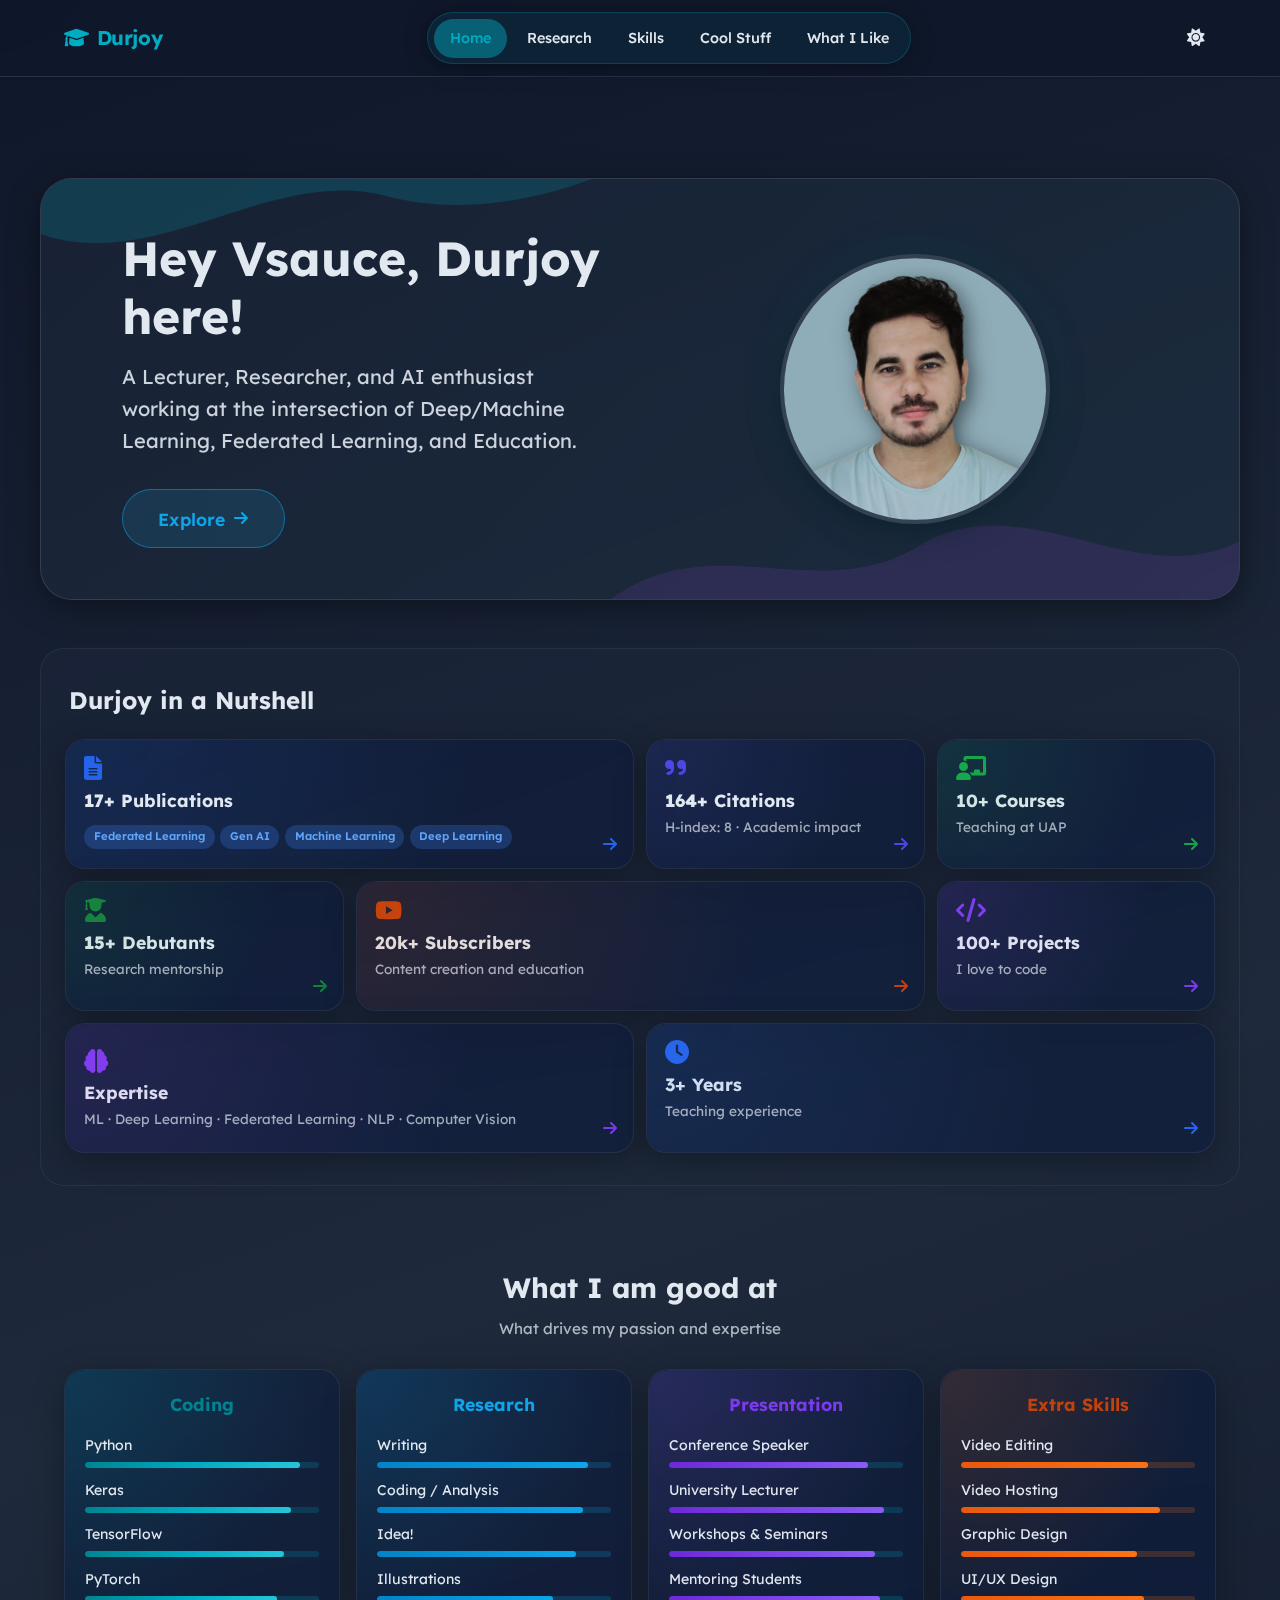
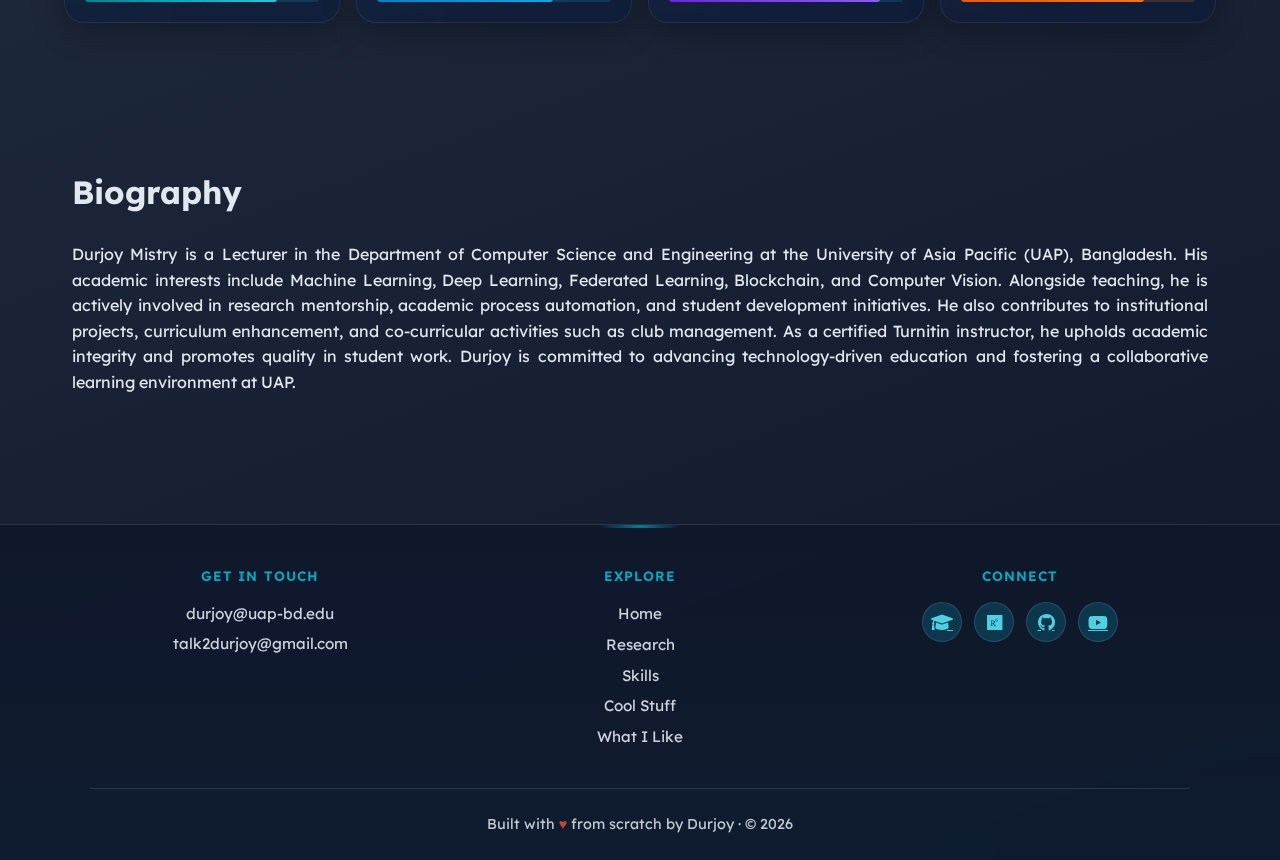
<file: index.html>
<!DOCTYPE html>
<html lang="en">
<head>
    <meta charset="UTF-8">
    <meta name="viewport" content="width=device-width, initial-scale=1.0">
    <title>Durjoy Mistry - Academic Portfolio</title>
    <link rel="icon" type="image/png" href="picz/durjoy.png">
    <link rel="shortcut icon" type="image/png" href="picz/durjoy.png">
    <link rel="apple-touch-icon" href="picz/durjoy.png">
    <link rel="stylesheet" href="styles.css">
    <link rel="stylesheet" href="https://cdnjs.cloudflare.com/ajax/libs/font-awesome/6.0.0/css/all.min.css">
    <link href="https://fonts.googleapis.com/css2?family=Inter:wght@400;500;600;700&family=Lora:wght@400;500;600&display=swap" rel="stylesheet">
    <style>
        .work-showcase {
            margin: 4rem 0;
            text-align: center;
        }
        
        .work-showcase-header {
            margin-bottom: 5rem;
        }
        
        .work-showcase-header h2 {
            font-size: 2.5rem;
            font-weight: 700;
            color: #2d3748;
            margin-bottom: 0.5rem;
        }
        
        .work-showcase-header p {
            font-size: 1.1rem;
            color: #718096;
            max-width: 600px;
            margin: 0 auto;
        }
        
        .work-showcase-grid {
            display: grid;
            grid-template-columns: 2fr 1fr 1fr;
            grid-template-rows: 250px 200px;
            gap: 1.5rem;
            max-width: 1200px;
            margin: 0 auto;
        }
        
        .work-area-wide {
            grid-column: 1 / 3;
            grid-row: 1 / 2;
            text-decoration: none;
            color: white;
            border-radius: 20px;
            overflow: hidden;
            transition: all 0.4s cubic-bezier(0.4, 0, 0.2, 1);
            position: relative;
            backdrop-filter: blur(10px);
        }
        
        .work-area-tall {
            grid-column: 3 / 4;
            grid-row: 1 / 3;
            text-decoration: none;
            color: white;
            border-radius: 20px;
            overflow: hidden;
            transition: all 0.4s cubic-bezier(0.4, 0, 0.2, 1);
            position: relative;
            backdrop-filter: blur(10px);
        }
        
        .work-area-diagonal {
            grid-column: 1 / 2;
            grid-row: 2 / 3;
            text-decoration: none;
            color: white;
            border-radius: 20px;
            overflow: hidden;
            transition: all 0.4s cubic-bezier(0.4, 0, 0.2, 1);
            position: relative;
            backdrop-filter: blur(10px);
        }
        
        .work-area-grid {
            grid-column: 2 / 3;
            grid-row: 2 / 3;
            text-decoration: none;
            color: white;
            border-radius: 20px;
            overflow: hidden;
            transition: all 0.4s cubic-bezier(0.4, 0, 0.2, 1);
            position: relative;
            backdrop-filter: blur(10px);
        }
        
        .work-area-bg {
            width: 100%;
            height: 100%;
            background-size: cover;
            background-position: center;
            display: flex;
            align-items: center;
            justify-content: center;
            position: relative;
            overflow: hidden;
            z-index: 1;
        }
        
        .work-area-bg-number {
            position: absolute;
            top: 50%;
            left: 50%;
            transform: translate(-50%, -50%);
            font-size: 10rem;
            font-weight: 900;
            color: rgba(255, 255, 255, 0.08);
            z-index: 1;
            font-family: 'Inter', sans-serif;
            text-shadow: none;
            pointer-events: none;
            user-select: none;
            animation: subtle-float 6s ease-in-out infinite;
            white-space: nowrap;
            opacity: 0.08;
        }
        
        /* Highlight number styling for dynamic data */
        .highlight-number {
            font-weight: 700;
            color: #2d6cdf;
            font-size: 1.1em;
            text-shadow: 0 0 10px rgba(45, 108, 223, 0.3);
        }
        
        /* Style for buttons with dynamic data */
        #citations-btn,
        #publications-btn {
            font-weight: 600;
            color: #2d6cdf;
            text-shadow: 0 0 8px rgba(45, 108, 223, 0.2);
        }
        
        @keyframes subtle-float {
            0%, 100% { 
                opacity: 0.08;
                transform: translate(-50%, -50%) scale(1);
            }
            50% { 
                opacity: 0.12;
                transform: translate(-50%, -50%) scale(1.02);
            }
        }
        
        .work-area-content {
            text-align: center;
            padding: 1.5rem;
            position: relative;
            z-index: 3;
            display: flex;
            flex-direction: column;
            justify-content: flex-start;
            height: 100%;
            min-height: 0;
            padding-top: 1rem;
        }
        
        .work-area-icon-large {
            font-size: 2.8rem;
            margin-bottom: 0.8rem;
            color: white;
            flex-shrink: 0;
        }
        
        .work-area-text h3 {
            font-size: 1.5rem;
            font-weight: 700;
            margin-bottom: 0.4rem;
            color: white;
            line-height: 1.2;
        }
        
        .work-area-text p {
            font-size: 0.9rem;
            margin-bottom: 1rem;
            color: rgba(255, 255, 255, 0.9);
            line-height: 1.4;
        }
        
        .work-area-stats {
            display: flex;
            flex-direction: column;
            align-items: center;
            gap: 0.2rem;
            margin-top: auto;
            padding-bottom: 1rem;
        }
        
        .stat-number {
            font-size: 1.6rem;
            font-weight: 700;
            color: white;
        }
        
        .stat-label {
            font-size: 0.8rem;
            color: rgba(255, 255, 255, 0.8);
            text-transform: uppercase;
            letter-spacing: 0.5px;
        }
        
        .work-area-wide:hover,
        .work-area-tall:hover,
        .work-area-diagonal:hover,
        .work-area-grid:hover {
            transform: translateY(-8px) scale(1.02);
            box-shadow: 0 25px 50px rgba(0, 0, 0, 0.15);
        }
        
        /* Subtle floating animation for icons */
        .work-area-icon-large {
            animation: float 3s ease-in-out infinite;
        }
        
        @keyframes float {
            0%, 100% { transform: translateY(0px); }
            50% { transform: translateY(-8px); }
        }
        
        /* Staggered animation delays for different cards */
        .work-area-wide .work-area-icon-large { animation-delay: 0s; }
        .work-area-tall .work-area-icon-large { animation-delay: 0.5s; }
        .work-area-diagonal .work-area-icon-large { animation-delay: 1s; }
        .work-area-grid .work-area-icon-large { animation-delay: 1.5s; }
        
        /* Smooth content fade-in on hover */
        .work-area-content {
            transition: all 0.4s cubic-bezier(0.4, 0, 0.2, 1);
        }
        
        .work-area-wide:hover .work-area-content,
        .work-area-tall:hover .work-area-content,
        .work-area-diagonal:hover .work-area-content,
        .work-area-grid:hover .work-area-content {
            transform: scale(1.05);
        }
        
        /* Stats animation on hover */
        .work-area-stats {
            transition: all 0.3s ease;
        }
        
        .work-area-wide:hover .work-area-stats,
        .work-area-tall:hover .work-area-stats,
        .work-area-diagonal:hover .work-area-stats,
        .work-area-grid:hover .work-area-stats {
            transform: scale(1.1);
        }
        
        /* Background subtle movement on hover */
        .work-area-bg {
            transition: all 0.6s cubic-bezier(0.4, 0, 0.2, 1);
        }
        
        .work-area-wide:hover .work-area-bg,
        .work-area-tall:hover .work-area-bg,
        .work-area-diagonal:hover .work-area-bg,
        .work-area-grid:hover .work-area-bg {
            background-size: 110% 110%;
        }
        
        /* Text subtle animation on hover */
        .work-area-text h3,
        .work-area-text p {
            transition: all 0.3s ease;
        }
        
        .work-area-wide:hover .work-area-text h3,
        .work-area-tall:hover .work-area-text h3,
        .work-area-diagonal:hover .work-area-text h3,
        .work-area-grid:hover .work-area-text h3 {
            transform: translateY(-2px);
        }
        
        /* Smooth entrance animation for cards */
        .work-area-wide,
        .work-area-tall,
        .work-area-diagonal,
        .work-area-grid {
            animation: slideInUp 0.8s ease-out forwards;
            opacity: 0;
            transform: translateY(30px);
        }
        
        .work-area-wide { animation-delay: 0.1s; }
        .work-area-tall { animation-delay: 0.2s; }
        .work-area-diagonal { animation-delay: 0.3s; }
        .work-area-grid { animation-delay: 0.4s; }
        
        @keyframes slideInUp {
            to {
                opacity: 1;
                transform: translateY(0);
            }
        }
        
        /* Enhanced mobile responsiveness with animations */
        @media (max-width: 768px) {
            .work-area-wide,
            .work-area-tall,
            .work-area-diagonal,
            .work-area-grid {
                animation: none;
                opacity: 1;
                transform: none;
            }
            
            .work-area-bg-number {
                font-size: 6rem;
                opacity: 0.06;
            }
        }
        
        @media (max-width: 768px) {
            .work-showcase-grid {
                grid-template-columns: 1fr;
                grid-template-rows: auto;
                gap: 1rem;
            }
            
            .work-area-wide,
            .work-area-tall,
            .work-area-diagonal,
            .work-area-grid {
                grid-column: 1;
                grid-row: auto;
                height: 280px;
            }
            
            .work-showcase-header h2 {
                font-size: 2rem;
            }
            
            .work-area-content {
                padding: 1.2rem;
                padding-top: 1.5rem;
            }
            
            .work-area-icon-large {
                font-size: 2.5rem;
                margin-bottom: 0.6rem;
            }
            
            .work-area-text h3 {
                font-size: 1.4rem;
                margin-bottom: 0.3rem;
            }
            
            .work-area-text p {
                font-size: 0.85rem;
                margin-bottom: 0.8rem;
            }
            
            .stat-number {
                font-size: 1.4rem;
            }
            
            .stat-label {
                font-size: 0.75rem;
            }
        }
        
        /* Extra small screens */
        @media (max-width: 480px) {
            .work-area-wide,
            .work-area-tall,
            .work-area-diagonal,
            .work-area-grid {
                height: 300px;
            }
            
            .work-area-content {
                padding: 1rem;
                padding-top: 1.2rem;
            }
            
            .work-area-icon-large {
                font-size: 2.2rem;
                margin-bottom: 0.5rem;
            }
            
            .work-area-text h3 {
                font-size: 1.3rem;
            }
            
            .work-area-text p {
                font-size: 0.8rem;
            }
            
            .work-area-bg-number {
                font-size: 4rem;
                opacity: 0.05;
            }
        }
    </style>
</head>
<body>
    <nav class="navbar">
        <div class="nav-content">
            <a href="index.html" class="nav-brand"><i class="fas fa-graduation-cap"></i> Durjoy</a>
            <div class="nav-pill nav-links" id="nav-links">
                <a href="index.html" class="active">Home</a>
                <a href="research.html">Research</a>
                <a href="cv.html">Skills</a>
                <a href="cool.html">Cool Stuff</a>
                <a href="likes.html">What I Like</a>
            </div>
            <div class="nav-actions">
                <button type="button" id="theme-toggle" class="theme-toggle" aria-label="Toggle theme" title="Toggle dark/light mode">
                    <i class="fas fa-moon" id="theme-icon"></i>
                </button>
                <button id="nav-toggle" aria-label="Toggle navigation" class="nav-toggle">
                    <i class="fas fa-bars"></i>
                </button>
            </div>
        </div>
    </nav>
    <main>
        <br>
<br>
<br>
        <section class="hero">

            <div class="hero-blob-bg">
                <!-- Top blob -->
                <svg class="blob blob-top" viewBox="0 0 600 200" xmlns="http://www.w3.org/2000/svg"><path d="M0,64 C120,120 240,0 360,32 C480,64 600,0 600,0 L600,0 L0,0 Z"></path></svg>
                <!-- Bottom blob -->
                <svg class="blob blob-bottom" viewBox="0 0 600 200" xmlns="http://www.w3.org/2000/svg"><path d="M0,200 C100,80 200,180 300,120 C400,60 500,180 600,100 L600,200 L0,200 Z"></path></svg>
            </div>
            <div class="hero-content">
                <div class="hero-text">
                    <h1>Hey Vsauce, Durjoy here!</h1>
                    <p class="subtitle">A Lecturer, Researcher, and AI enthusiast working at the intersection of Deep/Machine Learning, Federated Learning, and Education.</p>
                    <a href="cv.html" class="cta-button">Explore <i class="fas fa-arrow-right"></i></a>
                </div>
                <div class="hero-image">
                    <img src="picz/durjoy.png" alt="Durjoy Mistry" class="profile-img" />
                </div>
            </div>
        </section>

        <section class="bento-nutshell">
            <h2 class="bento-title">Durjoy in a Nutshell</h2>
            <div class="bento-grid">
                <div class="bento-cell bento-wide bento-tint-blue">
                    <div class="bento-glass bento-dual">
                        <div class="bento-iframely" id="scholar-embed">
                            <div class="iframely-embed">
                                <div class="iframely-responsive" style="padding-bottom: 56.25%;">
                                    <a href="https://scholar.google.com/citations?user=sdsnA6oAAAAJ&hl=en"></a>
                                </div>
                            </div>
                        </div>
                        <a href="research.html" class="bento-fallback" id="scholar-fallback">
                            <i class="fas fa-file-alt bento-icon-top"></i>
                            <h3 class="bento-heading"><span class="bento-number" id="papers-count">12+</span> Publications</h3>
                                <div class="bento-pills">
                                    <span class="bento-pill">Federated Learning</span>
                                    <span class="bento-pill">Gen AI</span>
                                    <span class="bento-pill">Machine Learning</span>
                                    <span class="bento-pill">Deep Learning</span>
                                </div>
                            <i class="fas fa-arrow-right bento-arrow"></i>
                        </a>
                    </div>
                </div>
                <div class="bento-cell bento-tall bento-tint-bluepurple">
                    <div class="bento-glass bento-dual">
                        <div class="bento-iframely" id="rg-embed">
                            <div class="iframely-embed">
                                <div class="iframely-responsive" style="padding-bottom: 56.25%;">
                                    <a href="https://www.researchgate.net/profile/Durjoy-Mistry"></a>
                                </div>
                            </div>
                        </div>
                        <a href="research.html" class="bento-fallback" id="rg-fallback">
                            <i class="fas fa-quote-right bento-icon-top"></i>
                            <h3 class="bento-heading"><span class="bento-number" id="citations-count">68+</span> Citations</h3>
                            <p class="bento-desc">H-index: <span id="h-index">—</span> · Academic impact</p>
                            <i class="fas fa-arrow-right bento-arrow"></i>
                        </a>
                    </div>
                </div>
                <div class="bento-cell bento-square bento-tint-green">
                    <div class="bento-glass">
                        <i class="fas fa-chalkboard-teacher bento-icon-top"></i>
                        <h3 class="bento-heading">10+ Courses</h3>
                        <p class="bento-desc">Teaching at UAP</p>
                        <i class="fas fa-arrow-right bento-arrow"></i>
                    </div>
                </div>
                <a href="research_debutant.html" class="bento-cell bento-square bento-tint-greendark">
                    <div class="bento-glass">
                        <i class="fas fa-user-graduate bento-icon-top"></i>
                        <h3 class="bento-heading"><span class="bento-number" id="debutant-count">15+</span> Debutants</h3>
                        <p class="bento-desc">Research mentorship</p>
                        <i class="fas fa-arrow-right bento-arrow"></i>
                    </div>
                </a>
                <a href="youtube.html" class="bento-cell bento-wide bento-tint-orange">
                    <div class="bento-glass">
                        <i class="fab fa-youtube bento-icon-top"></i>
                        <h3 class="bento-heading">20k+ Subscribers</h3>
                        <p class="bento-desc">Content creation and education</p>
                        <i class="fas fa-arrow-right bento-arrow"></i>
                    </div>
                </a>
                <a href="http://github.com/heydurjoy" target="_blank" class="bento-cell bento-square bento-tint-purple">
                    <div class="bento-glass">
                        <i class="fas fa-code bento-icon-top"></i>
                        <h3 class="bento-heading">100+ Projects</h3>
                        <p class="bento-desc">I love to code</p>
                        <i class="fas fa-arrow-right bento-arrow"></i>
                    </div>
                </a>
                <div class="bento-cell bento-wide bento-text bento-tint-purple">
                    <div class="bento-glass">
                        <i class="fas fa-brain bento-icon-top"></i>
                        <h3 class="bento-heading">Expertise</h3>
                        <p class="bento-desc">ML · Deep Learning · Federated Learning · NLP · Computer Vision</p>
                        <i class="fas fa-arrow-right bento-arrow"></i>
                    </div>
                </div>
                <div class="bento-cell bento-square bento-tint-blue">
                    <div class="bento-glass">
                        <i class="fas fa-clock bento-icon-top"></i>
                        <h3 class="bento-heading">3+ Years</h3>
                        <p class="bento-desc">Teaching experience</p>
                        <i class="fas fa-arrow-right bento-arrow"></i>
                    </div>
                </div>
            </div>
        </section>

        <section class="skills-section">
            <h2 class="skills-title">What I am good at</h2>
            <p class="skills-subtitle">What drives my passion and expertise</p>
            <div class="skills-grid">
                <div class="skills-card skills-tint-coding">
                    <div class="skills-glass">
                        <h3 class="skills-card-title">Coding</h3>
                        <ul class="skills-list">
                            <li><span class="skill-name">Python</span><div class="skill-bar"><span class="skill-fill" style="width: 92%"></span></div></li>
                            <li><span class="skill-name">Keras</span><div class="skill-bar"><span class="skill-fill" style="width: 88%"></span></div></li>
                            <li><span class="skill-name">TensorFlow</span><div class="skill-bar"><span class="skill-fill" style="width: 85%"></span></div></li>
                            <li><span class="skill-name">PyTorch</span><div class="skill-bar"><span class="skill-fill" style="width: 82%"></span></div></li>
                        </ul>
                    </div>
                </div>
                <div class="skills-card skills-tint-research">
                    <div class="skills-glass">
                        <h3 class="skills-card-title">Research</h3>
                        <ul class="skills-list">
                            <li><span class="skill-name">Writing</span><div class="skill-bar"><span class="skill-fill" style="width: 90%"></span></div></li>
                            <li><span class="skill-name">Coding / Analysis</span><div class="skill-bar"><span class="skill-fill" style="width: 88%"></span></div></li>
                            <li><span class="skill-name">Idea!</span><div class="skill-bar"><span class="skill-fill" style="width: 85%"></span></div></li>
                            <li><span class="skill-name">Illustrations</span><div class="skill-bar"><span class="skill-fill" style="width: 75%"></span></div></li>
                        </ul>
                    </div>
                </div>
                <div class="skills-card skills-tint-presentation">
                    <div class="skills-glass">
                        <h3 class="skills-card-title">Presentation</h3>
                        <ul class="skills-list">
                            <li><span class="skill-name">Conference Speaker</span><div class="skill-bar"><span class="skill-fill" style="width: 85%"></span></div></li>
                            <li><span class="skill-name">University Lecturer</span><div class="skill-bar"><span class="skill-fill" style="width: 92%"></span></div></li>
                            <li><span class="skill-name">Workshops & Seminars</span><div class="skill-bar"><span class="skill-fill" style="width: 88%"></span></div></li>
                            <li><span class="skill-name">Mentoring Students</span><div class="skill-bar"><span class="skill-fill" style="width: 90%"></span></div></li>
                        </ul>
                    </div>
                </div>
                <div class="skills-card skills-tint-extra">
                    <div class="skills-glass">
                        <h3 class="skills-card-title">Extra Skills</h3>
                        <ul class="skills-list">
                            <li><span class="skill-name">Video Editing</span><div class="skill-bar"><span class="skill-fill" style="width: 80%"></span></div></li>
                            <li><span class="skill-name">Video Hosting</span><div class="skill-bar"><span class="skill-fill" style="width: 85%"></span></div></li>
                            <li><span class="skill-name">Graphic Design</span><div class="skill-bar"><span class="skill-fill" style="width: 75%"></span></div></li>
                            <li><span class="skill-name">UI/UX Design</span><div class="skill-bar"><span class="skill-fill" style="width: 78%"></span></div></li>
                        </ul>
                    </div>
                </div>
            </div>
        </section>

          <section class="bio">
            <h2>Biography </h2>
<p style="text-align: justify;">Durjoy Mistry is a Lecturer in the Department of Computer Science and Engineering at the University of Asia Pacific (UAP), Bangladesh. His academic interests include Machine Learning, Deep Learning, Federated Learning, Blockchain, and Computer Vision. Alongside teaching, he is actively involved in research mentorship, academic process automation, and student development initiatives. He also contributes to institutional projects, curriculum enhancement, and co-curricular activities such as club management. As a certified Turnitin instructor, he upholds academic integrity and promotes quality in student work. Durjoy is committed to advancing technology-driven education and fostering a collaborative learning environment at UAP.

</p>
        </section>
    </main>

    <footer class="site-footer">
        <div class="footer-accent"></div>
        <div class="footer-content">
            <div class="footer-main">
                <div class="footer-contact">
                    <h4>Get in touch</h4>
                    <a href="mailto:durjoy@uap-bd.edu" class="footer-email">durjoy@uap-bd.edu</a>
                    <a href="mailto:talk2durjoy@gmail.com" class="footer-email">talk2durjoy@gmail.com</a>
                </div>
                <div class="footer-links">
                    <h4>Explore</h4>
                    <a href="index.html">Home</a>
                    <a href="research.html">Research</a>
                    <a href="cv.html">Skills</a>
                    <a href="cool.html">Cool Stuff</a>
                    <a href="likes.html">What I Like</a>
                </div>
                <div class="footer-social">
                    <h4>Connect</h4>
                    <div class="footer-social-icons">
                        <a href="https://scholar.google.com/citations?user=sdsnA6oAAAAJ&hl=en" target="_blank" rel="noopener" aria-label="Google Scholar"><i class="fas fa-graduation-cap"></i></a>
                        <a href="https://www.researchgate.net/profile/Durjoy-Mistry" target="_blank" rel="noopener" aria-label="ResearchGate"><i class="fab fa-researchgate"></i></a>
                        <a href="https://github.com/heydurjoy" target="_blank" rel="noopener" aria-label="GitHub"><i class="fab fa-github"></i></a>
                        <a href="youtube.html" aria-label="YouTube"><i class="fab fa-youtube"></i></a>
                    </div>
                </div>
            </div>
            <div class="footer-bottom">
                <p>Built with <span class="footer-heart">♥</span> from scratch by Durjoy · © <span id="footer-year"></span></p>
            </div>
        </div>
    </footer>

    <!-- Iframely: add ?key=YOUR_MD5_HASH after embed.js if embeds are blank. Get key at app.iframely.com -->
    <script async charset="utf-8" src="https://cdn.iframe.ly/embed.js"></script>
    <script src="script.js"></script>
    <script src="data.js"></script>
    <script>
        function updateDebutantCount() {
            fetch('https://opensheet.elk.sh/1JrV9fzNM0qccDC004P1VeLr01nCU3H2VXRXfR5u6hmo/rdebs')
                .then(response => response.json())
                .then(data => {
                    if (Array.isArray(data) && data.length > 0) {
                        const studentCount = data.length - 1;
                        if (studentCount > 0) {
                            const el = document.getElementById('debutant-count');
                            if (el) el.textContent = studentCount + '+';
                        }
                    }
                })
                .catch(error => console.error('Error fetching debutant count:', error));
        }

        function applyStatsFromJson(stats) {
            const { totalCitations, paperCount, hIndex } = stats;
            const papersEl = document.getElementById('papers-count');
            const citationsEl = document.getElementById('citations-count');
            const hIndexEl = document.getElementById('h-index');
            if (papersEl) papersEl.textContent = paperCount + '+';
            if (citationsEl) citationsEl.textContent = totalCitations + '+';
            if (hIndexEl) hIndexEl.textContent = (hIndex ?? '—') + '';
        }

        function loadFromJson() {
            fetch('./data/research-stats.json')
                .then(res => res.ok ? res.json() : null)
                .then(data => { if (data) applyStatsFromJson(data); })
                .catch(e => console.warn('JSON load failed:', e));
        }

        function checkIframely() {
            const hasIframe = (id) => {
                const el = document.getElementById(id);
                const iframe = el?.querySelector('iframe');
                return !!iframe && iframe.offsetHeight > 0;
            };
            const scholarCell = document.getElementById('scholar-embed')?.closest('.bento-dual');
            const rgCell = document.getElementById('rg-embed')?.closest('.bento-dual');
            if (hasIframe('scholar-embed') && scholarCell) scholarCell.classList.add('iframely-loaded');
            if (hasIframe('rg-embed') && rgCell) rgCell.classList.add('iframely-loaded');
        }

        document.addEventListener('DOMContentLoaded', function() {
            updateDebutantCount();
            loadFromJson();
            setTimeout(checkIframely, 5000);
        });
    </script>
</body>
</html>
</file>
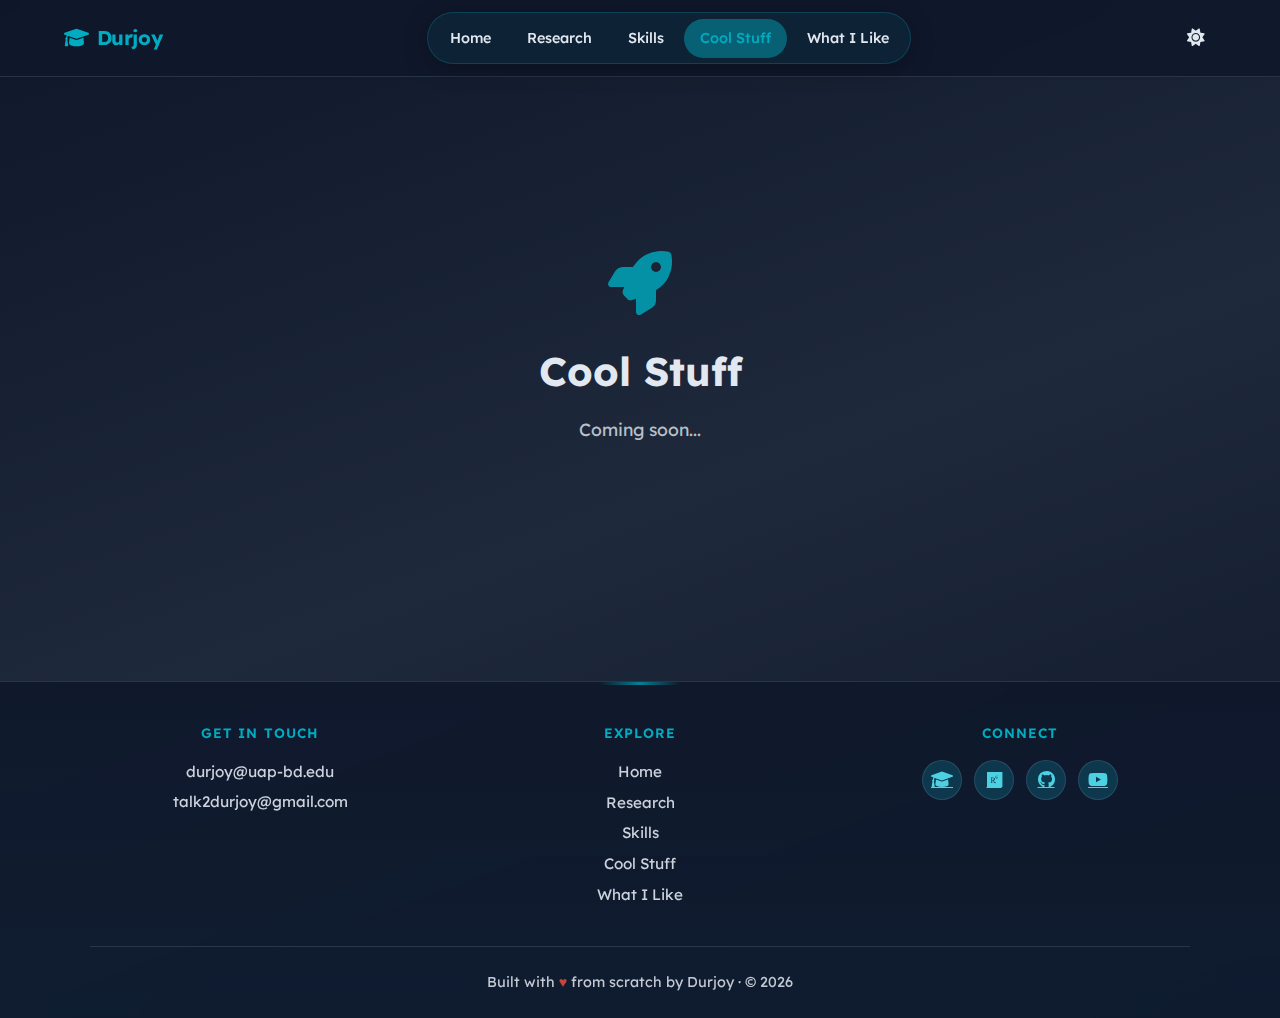
<file: cool.html>
<!DOCTYPE html>
<html lang="en">
<head>
    <meta charset="UTF-8">
    <meta name="viewport" content="width=device-width, initial-scale=1.0">
    <title>Cool Stuff - Durjoy Mistry</title>
    <link rel="icon" type="image/png" href="picz/durjoy.png">
    <link rel="shortcut icon" type="image/png" href="picz/durjoy.png">
    <link rel="apple-touch-icon" href="picz/durjoy.png">
    <link rel="stylesheet" href="styles.css">
    <link rel="stylesheet" href="https://cdnjs.cloudflare.com/ajax/libs/font-awesome/6.0.0/css/all.min.css">
    <style>
        .coming-soon {
            min-height: 60vh;
            display: flex;
            flex-direction: column;
            align-items: center;
            justify-content: center;
            text-align: center;
            padding: 3rem 1.5rem;
        }
        .coming-soon i {
            font-size: 4rem;
            color: var(--primary-color);
            margin-bottom: 1.5rem;
            opacity: 0.8;
        }
        .coming-soon h1 {
            font-size: 2.5rem;
            margin-bottom: 0.75rem;
            color: var(--text-color);
        }
        .coming-soon p {
            font-size: 1.1rem;
            opacity: 0.8;
        }
    </style>
</head>
<body>
    <nav class="navbar">
        <div class="nav-content">
            <a href="index.html" class="nav-brand"><i class="fas fa-graduation-cap"></i> Durjoy</a>
            <div class="nav-pill nav-links" id="nav-links">
                <a href="index.html">Home</a>
                <a href="research.html">Research</a>
                <a href="cv.html">Skills</a>
                <a href="cool.html" class="active">Cool Stuff</a>
                <a href="likes.html">What I Like</a>
            </div>
            <div class="nav-actions">
                <button type="button" id="theme-toggle" class="theme-toggle" aria-label="Toggle theme" title="Toggle dark/light mode">
                    <i class="fas fa-moon" id="theme-icon"></i>
                </button>
                <button id="nav-toggle" aria-label="Toggle navigation" class="nav-toggle">
                    <i class="fas fa-bars"></i>
                </button>
            </div>
        </div>
    </nav>

    <main>
        <section class="coming-soon">
            <i class="fas fa-rocket"></i>
            <h1>Cool Stuff</h1>
            <p>Coming soon...</p>
        </section>
    </main>

    <footer class="site-footer">
        <div class="footer-accent"></div>
        <div class="footer-content">
            <div class="footer-main">
                <div class="footer-contact">
                    <h4>Get in touch</h4>
                    <a href="mailto:durjoy@uap-bd.edu" class="footer-email">durjoy@uap-bd.edu</a>
                    <a href="mailto:talk2durjoy@gmail.com" class="footer-email">talk2durjoy@gmail.com</a>
                </div>
                <div class="footer-links">
                    <h4>Explore</h4>
                    <a href="index.html">Home</a>
                    <a href="research.html">Research</a>
                    <a href="cv.html">Skills</a>
                    <a href="cool.html">Cool Stuff</a>
                    <a href="likes.html">What I Like</a>
                </div>
                <div class="footer-social">
                    <h4>Connect</h4>
                    <div class="footer-social-icons">
                        <a href="https://scholar.google.com/citations?user=sdsnA6oAAAAJ&hl=en" target="_blank" rel="noopener" aria-label="Google Scholar"><i class="fas fa-graduation-cap"></i></a>
                        <a href="https://www.researchgate.net/profile/Durjoy-Mistry" target="_blank" rel="noopener" aria-label="ResearchGate"><i class="fab fa-researchgate"></i></a>
                        <a href="https://github.com/heydurjoy" target="_blank" rel="noopener" aria-label="GitHub"><i class="fab fa-github"></i></a>
                        <a href="youtube.html" aria-label="YouTube"><i class="fab fa-youtube"></i></a>
                    </div>
                </div>
            </div>
            <div class="footer-bottom">
                <p>Built with <span class="footer-heart">♥</span> from scratch by Durjoy · © <span id="footer-year"></span></p>
            </div>
        </div>
    </footer>

    <script src="script.js"></script>
</body>
</html>
</file>
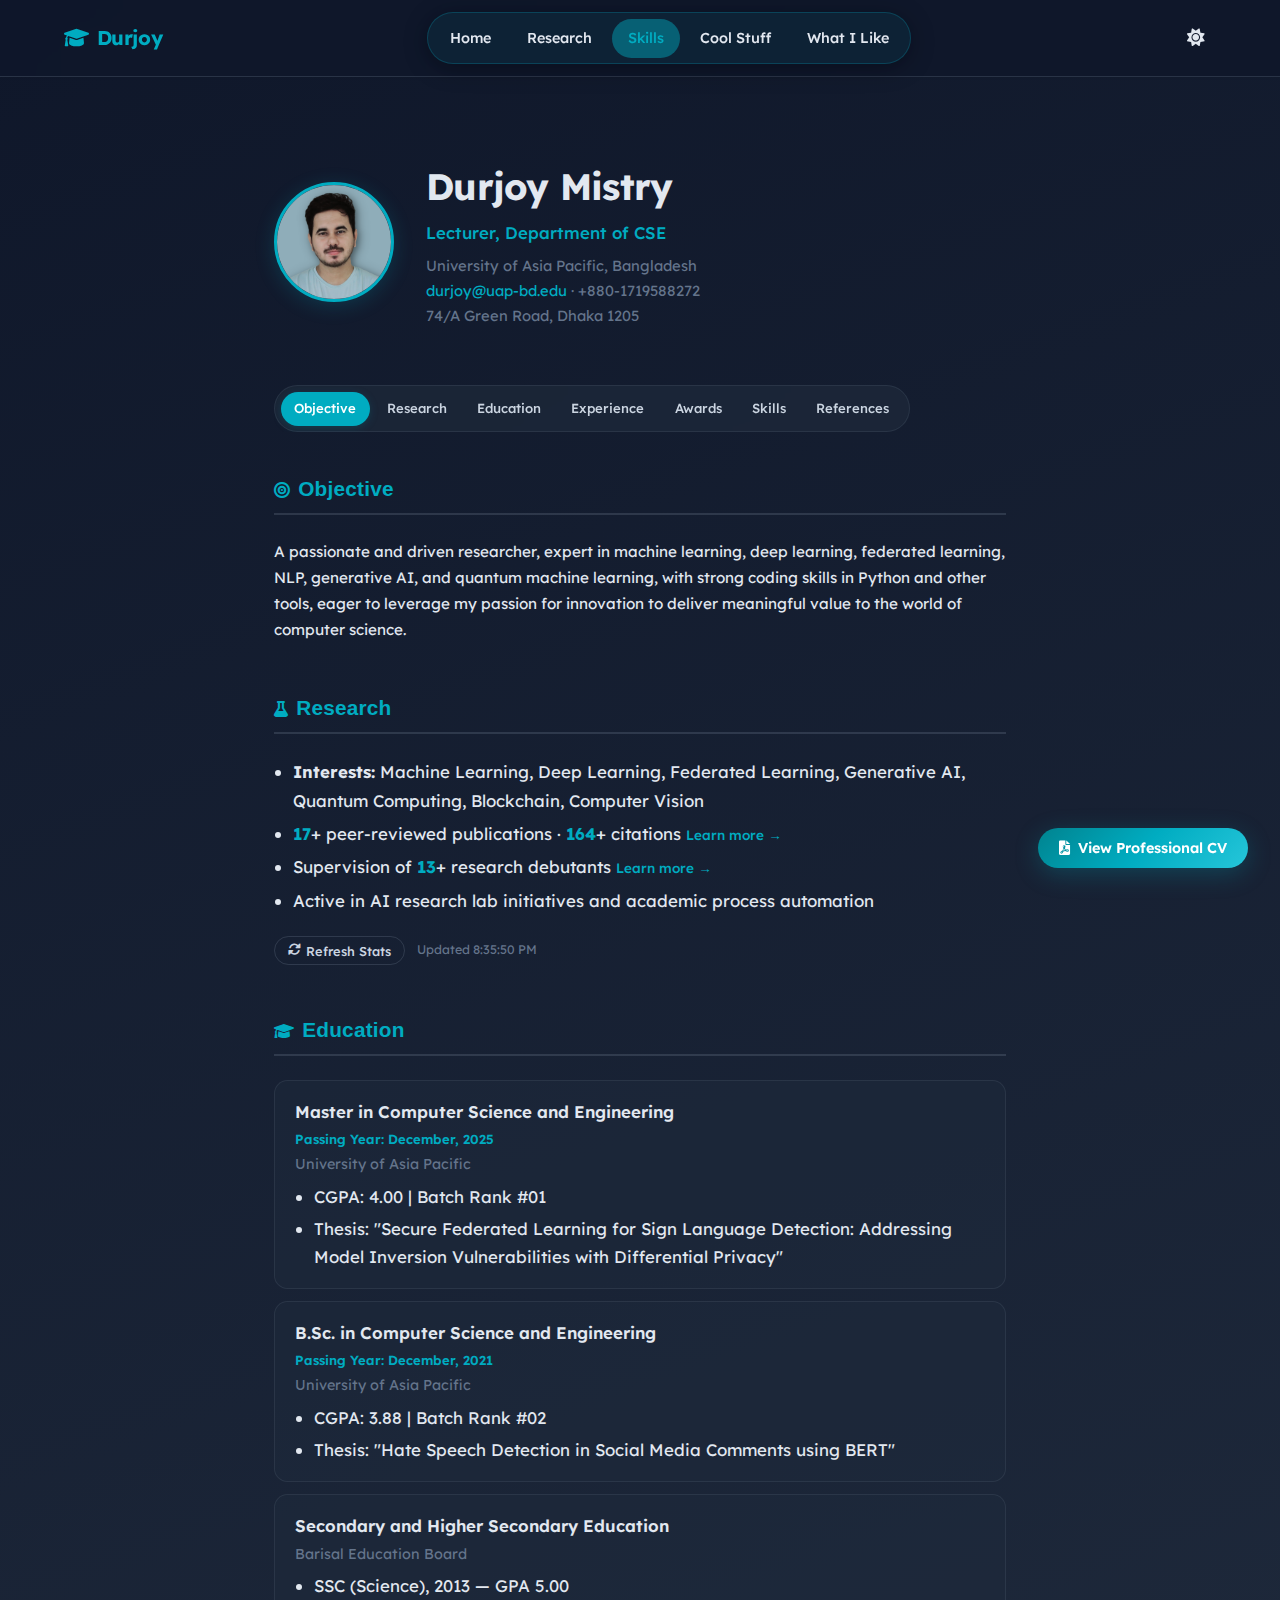
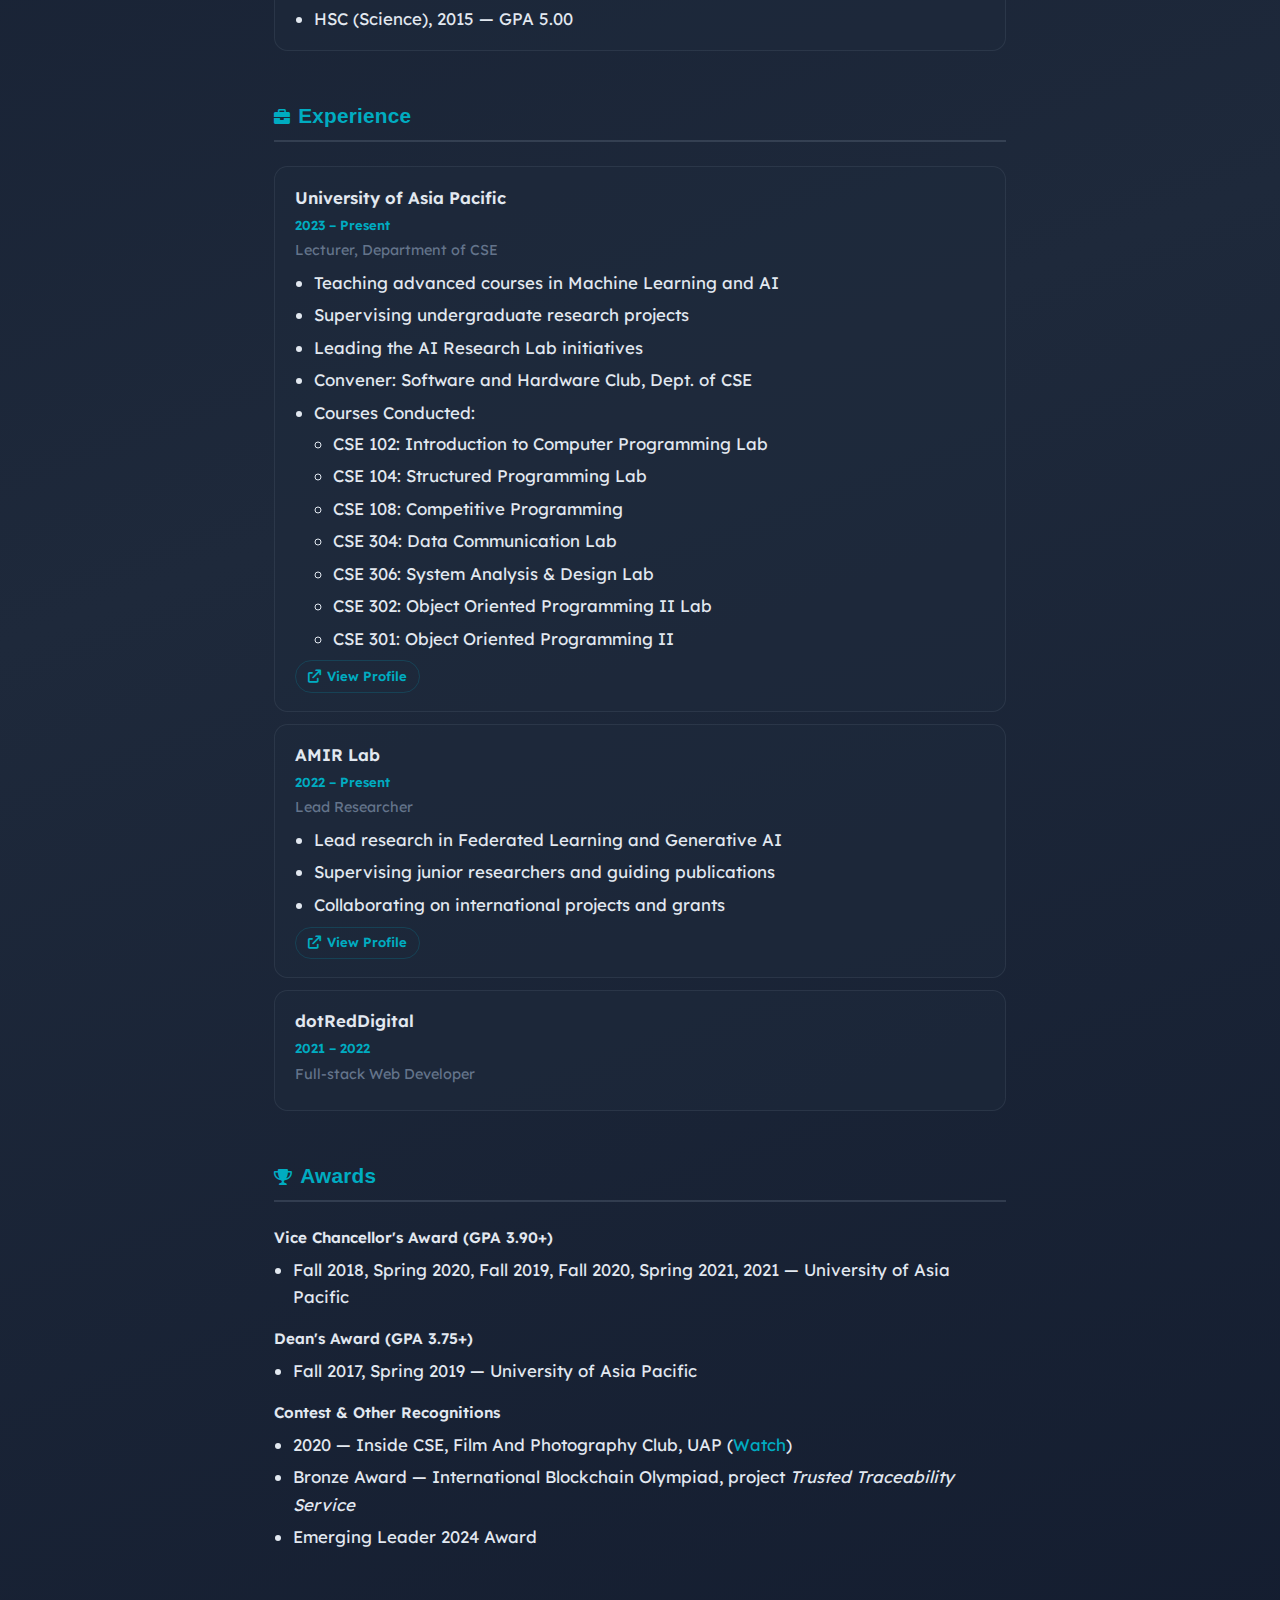
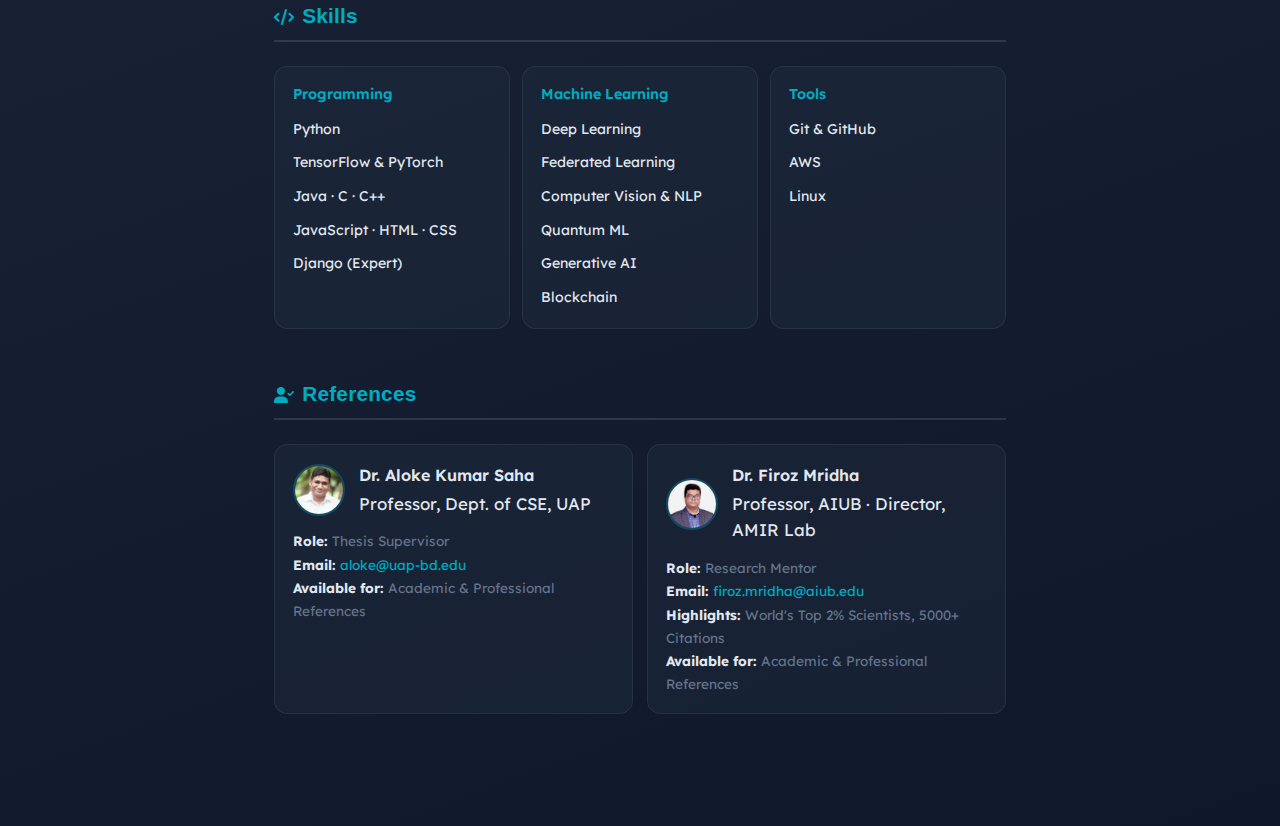
<file: cv.html>
<!DOCTYPE html>
<html lang="en">
<head>
    <meta charset="UTF-8">
    <meta name="viewport" content="width=device-width, initial-scale=1.0">
    <title>CV - Durjoy Mistry</title>
    <link rel="icon" type="image/png" href="picz/durjoy.png">
    <link rel="shortcut icon" type="image/png" href="picz/durjoy.png">
    <link rel="apple-touch-icon" href="picz/durjoy.png">
    <link rel="stylesheet" href="styles.css">
    <link rel="stylesheet" href="https://cdnjs.cloudflare.com/ajax/libs/font-awesome/6.0.0/css/all.min.css">
    <style>
        html { scroll-behavior: smooth; }

        .cv-page {
            max-width: 780px;
            margin: 0 auto;
            padding: 5rem 1.5rem 4rem;
        }

        /* ---- Header card ---- */
        .cv-header {
            display: flex;
            align-items: center;
            gap: 2rem;
            flex-wrap: wrap;
            margin-bottom: 3rem;
        }
        .cv-avatar {
            width: 120px;
            height: 120px;
            border-radius: 50%;
            object-fit: cover;
            border: 3px solid var(--primary-color);
            box-shadow: 0 4px 20px rgba(0, 172, 193, 0.15);
            flex-shrink: 0;
        }
        .cv-header-info { flex: 1; min-width: 240px; }
        .cv-name {
            font-size: clamp(1.8rem, 3vw, 2.3rem);
            font-weight: 700;
            letter-spacing: -0.02em;
            margin-bottom: 0.25rem;
        }
        .cv-role {
            font-size: 1.05rem;
            font-weight: 500;
            color: var(--primary-color);
            margin-bottom: 0.35rem;
        }
        .cv-meta {
            font-size: 0.92rem;
            color: var(--muted-text, #64748b);
            line-height: 1.7;
        }
        .cv-meta a {
            color: var(--primary-color);
            text-decoration: none;
        }
        .cv-meta a:hover { text-decoration: underline; }

        /* ---- Sticky section nav (pill bar) ---- */
        .cv-nav-bar {
            position: sticky;
            top: 72px;
            z-index: 50;
            margin: 0 0 2.5rem;
            padding-top: 0.6rem;
            overflow-x: auto;
            -webkit-overflow-scrolling: touch;
            scrollbar-width: none;
        }
        .cv-nav-bar::-webkit-scrollbar { display: none; }
        .cv-nav-list {
            display: inline-flex;
            gap: 0.2rem;
            list-style: none;
            padding: 0.35rem;
            margin: 0;
            white-space: nowrap;
            background: var(--card-bg);
            border: 1px solid var(--border-color);
            border-radius: 999px;
            backdrop-filter: blur(16px);
            -webkit-backdrop-filter: blur(16px);
        }
        .cv-nav-list a {
            display: inline-block;
            padding: 0.4rem 0.85rem;
            font-size: 0.82rem;
            font-weight: 500;
            border-radius: 999px;
            color: var(--text-color);
            text-decoration: none;
            transition: background 0.2s, color 0.2s, box-shadow 0.2s;
        }
        .cv-nav-list a:hover {
            background: rgba(0, 172, 193, 0.1);
            color: var(--primary-color);
        }
        .cv-nav-list a.active {
            background: var(--primary-color);
            color: #fff;
            box-shadow: 0 2px 8px rgba(0, 131, 143, 0.25);
        }

        /* ---- Section ---- */
        .cv-section {
            margin-bottom: 3rem;
            scroll-margin-top: 130px;
        }
        .cv-section-title {
            font-size: 1.2rem;
            font-weight: 700;
            letter-spacing: -0.01em;
            margin-bottom: 1.25rem;
            padding-bottom: 0.5rem;
            border-bottom: 2px solid var(--border-color);
            color: var(--text-color);
        }
        .cv-section-title i {
            color: var(--primary-color);
            margin-right: 0.5rem;
            font-size: 1rem;
        }

        /* ---- Timeline item ---- */
        .cv-item {
            position: relative;
            padding: 1.1rem 1.25rem;
            margin-bottom: 0.75rem;
            border-radius: 0.85rem;
            background: var(--card-bg);
            border: 1px solid var(--border-color);
            transition: border-color 0.2s, box-shadow 0.2s;
        }
        .cv-item:hover {
            border-color: var(--primary-color);
            box-shadow: 0 4px 16px rgba(0, 172, 193, 0.08);
        }
        .cv-item:last-child { margin-bottom: 0; }
        .cv-item-title {
            font-size: 1.05rem;
            font-weight: 600;
            margin-bottom: 0.2rem;
        }
        .cv-item-title a {
            color: var(--text-color);
            text-decoration: none;
        }
        .cv-item-title a:hover { color: var(--primary-color); }
        .cv-item-period {
            font-size: 0.82rem;
            font-weight: 600;
            color: var(--primary-color);
            margin-bottom: 0.2rem;
        }
        .cv-item-org {
            font-size: 0.9rem;
            color: var(--muted-text, #64748b);
            margin-bottom: 0.4rem;
        }
        .cv-item ul {
            margin: 0.4rem 0 0 1.2rem;
            padding: 0;
            font-size: 0.9rem;
            line-height: 1.65;
            color: var(--text-color);
        }
        .cv-item ul ul {
            margin-top: 0.2rem;
            margin-left: 1.2rem;
        }
        .cv-item-link {
            display: inline-flex;
            align-items: center;
            gap: 0.35rem;
            margin-top: 0.5rem;
            font-size: 0.82rem;
            font-weight: 600;
            color: var(--primary-color);
            text-decoration: none;
            padding: 0.3rem 0.75rem;
            border-radius: 999px;
            border: 1px solid rgba(0, 172, 193, 0.25);
            transition: background 0.2s, border-color 0.2s;
        }
        .cv-item-link:hover {
            background: rgba(0, 172, 193, 0.08);
            border-color: var(--primary-color);
        }

        /* ---- Research stats ---- */
        .cv-stat {
            font-weight: 700;
            color: var(--primary-color);
        }
        .cv-stat-link {
            color: var(--primary-color);
            text-decoration: none;
            font-weight: 500;
            font-size: 0.85rem;
        }
        .cv-stat-link:hover { text-decoration: underline; }
        .cv-refresh-btn {
            display: inline-flex;
            align-items: center;
            gap: 0.35rem;
            margin-top: 0.6rem;
            padding: 0.35rem 0.8rem;
            font-size: 0.8rem;
            font-weight: 500;
            border-radius: 999px;
            border: 1px solid var(--border-color);
            background: transparent;
            color: var(--text-color);
            cursor: pointer;
            transition: border-color 0.2s, background 0.2s;
        }
        .cv-refresh-btn:hover {
            border-color: var(--primary-color);
            background: rgba(0, 172, 193, 0.06);
        }
        #last-updated {
            font-size: 0.78rem;
            color: var(--muted-text, #64748b);
            margin-left: 0.5rem;
        }

        /* ---- Awards ---- */
        .cv-awards-group { margin-bottom: 1rem; }
        .cv-awards-group:last-child { margin-bottom: 0; }
        .cv-awards-group h4 {
            font-size: 0.95rem;
            font-weight: 600;
            margin-bottom: 0.35rem;
        }
        .cv-awards-group ul {
            margin: 0 0 0 1.2rem;
            padding: 0;
            font-size: 0.9rem;
            line-height: 1.65;
        }
        .cv-awards-group a { color: var(--primary-color); text-decoration: none; }
        .cv-awards-group a:hover { text-decoration: underline; }

        /* ---- Skills grid ---- */
        .cv-skills-grid {
            display: grid;
            grid-template-columns: repeat(auto-fit, minmax(200px, 1fr));
            gap: 0.75rem;
        }
        .cv-skill-card {
            padding: 1rem 1.15rem;
            border-radius: 0.85rem;
            background: var(--card-bg);
            border: 1px solid var(--border-color);
            transition: border-color 0.2s;
        }
        .cv-skill-card:hover { border-color: var(--primary-color); }
        .cv-skill-card h4 {
            font-size: 0.9rem;
            font-weight: 600;
            color: var(--primary-color);
            margin-bottom: 0.5rem;
        }
        .cv-skill-card ul {
            list-style: none;
            margin: 0;
            padding: 0;
        }
        .cv-skill-card li {
            font-size: 0.88rem;
            padding: 0.2rem 0;
            color: var(--text-color);
        }

        /* ---- References grid ---- */
        .cv-ref-grid {
            display: grid;
            grid-template-columns: repeat(auto-fit, minmax(280px, 1fr));
            gap: 0.85rem;
        }
        .cv-ref-card {
            padding: 1.15rem;
            border-radius: 0.85rem;
            background: var(--card-bg);
            border: 1px solid var(--border-color);
            transition: border-color 0.2s, box-shadow 0.2s;
        }
        .cv-ref-card:hover {
            border-color: var(--primary-color);
            box-shadow: 0 4px 16px rgba(0, 172, 193, 0.08);
        }
        .cv-ref-top {
            display: flex;
            align-items: center;
            gap: 0.85rem;
            margin-bottom: 0.75rem;
        }
        .cv-ref-avatar {
            width: 52px;
            height: 52px;
            border-radius: 50%;
            object-fit: cover;
            border: 2px solid rgba(0, 172, 193, 0.25);
            flex-shrink: 0;
        }
        .cv-ref-name {
            font-size: 1rem;
            font-weight: 600;
            margin: 0;
        }
        .cv-ref-title {
            font-size: 0.82rem;
            color: var(--muted-text, #64748b);
            margin: 0.1rem 0 0;
        }
        .cv-ref-details {
            font-size: 0.85rem;
            line-height: 1.7;
            color: var(--muted-text, #64748b);
        }
        .cv-ref-details strong { color: var(--text-color); }
        .cv-ref-details a {
            color: var(--primary-color);
            text-decoration: none;
        }
        .cv-ref-details a:hover { text-decoration: underline; }

        /* ---- Floating button ---- */
        .cv-float-btn {
            position: fixed;
            bottom: 2rem;
            right: 2rem;
            z-index: 200;
            display: inline-flex;
            align-items: center;
            gap: 0.5rem;
            padding: 0.7rem 1.3rem;
            border-radius: 999px;
            border: none;
            background: var(--primary-gradient);
            color: #fff;
            font-weight: 600;
            font-size: 0.9rem;
            cursor: pointer;
            box-shadow: 0 6px 24px rgba(0, 131, 143, 0.3);
            transition: transform 0.2s, box-shadow 0.2s;
        }
        .cv-float-btn:hover {
            transform: translateY(-2px);
            box-shadow: 0 10px 32px rgba(0, 131, 143, 0.4);
        }

        /* ---- Dark-mode tweaks ---- */
        html[data-theme="dark"] .cv-nav-list {
            background: rgba(30, 41, 59, 0.7);
            border-color: rgba(148, 163, 184, 0.12);
        }
        html[data-theme="dark"] .cv-item {
            background: rgba(30, 41, 59, 0.5);
            border-color: rgba(148, 163, 184, 0.12);
        }
        html[data-theme="dark"] .cv-item:hover {
            border-color: var(--primary-color);
            box-shadow: 0 4px 16px rgba(0, 172, 193, 0.1);
        }
        html[data-theme="dark"] .cv-skill-card,
        html[data-theme="dark"] .cv-ref-card {
            background: rgba(30, 41, 59, 0.5);
            border-color: rgba(148, 163, 184, 0.12);
        }
        html[data-theme="dark"] .cv-skill-card:hover,
        html[data-theme="dark"] .cv-ref-card:hover {
            border-color: var(--primary-color);
        }
        html[data-theme="dark"] .cv-avatar {
            box-shadow: 0 4px 20px rgba(0, 172, 193, 0.2);
        }
        html[data-theme="dark"] .cv-nav-list a {
            color: #cbd5e1;
        }
        html[data-theme="dark"] .cv-nav-list a:hover {
            background: rgba(0, 172, 193, 0.12);
            color: #67e8f9;
        }
        html[data-theme="dark"] .cv-nav-list a.active {
            background: var(--primary-color);
            color: #fff;
        }
        html[data-theme="dark"] .cv-refresh-btn {
            border-color: rgba(148, 163, 184, 0.2);
            color: #cbd5e1;
        }
        html[data-theme="dark"] .cv-item-link {
            border-color: rgba(0, 172, 193, 0.2);
        }
        html[data-theme="dark"] .cv-ref-avatar {
            border-color: rgba(0, 172, 193, 0.3);
        }
        html[data-theme="dark"] .cv-float-btn {
            background: var(--primary-gradient);
            box-shadow: 0 6px 24px rgba(0, 172, 193, 0.25);
        }
        html[data-theme="dark"] .cv-float-btn:hover {
            box-shadow: 0 10px 32px rgba(0, 172, 193, 0.35);
        }

        /* ---- Responsive ---- */
        @media (max-width: 640px) {
            .cv-header { gap: 1.2rem; }
            .cv-avatar { width: 90px; height: 90px; }
            .cv-page { padding-top: 4rem; }
            .cv-nav-bar { margin: 0 -1.5rem 2rem; top: 64px; }
            .cv-float-btn { bottom: 1.2rem; right: 1.2rem; font-size: 0.82rem; padding: 0.6rem 1rem; }
        }
    </style>
</head>
<body>
    <nav class="navbar">
        <div class="nav-content">
            <a href="index.html" class="nav-brand"><i class="fas fa-graduation-cap"></i> Durjoy</a>
            <div class="nav-pill nav-links" id="nav-links">
                <a href="index.html">Home</a>
                <a href="research.html">Research</a>
                <a href="cv.html" class="active">Skills</a>
                <a href="cool.html">Cool Stuff</a>
                <a href="likes.html">What I Like</a>
            </div>
            <div class="nav-actions">
                <button type="button" id="theme-toggle" class="theme-toggle" aria-label="Toggle theme" title="Toggle dark/light mode">
                    <i class="fas fa-moon" id="theme-icon"></i>
                </button>
                <button id="nav-toggle" aria-label="Toggle navigation" class="nav-toggle">
                    <i class="fas fa-bars"></i>
                </button>
            </div>
        </div>
    </nav>

    <main class="cv-page">
        <!-- Header -->
        <header class="cv-header" id="header">
            <img src="picz/durjoy.png" alt="Durjoy Mistry" class="cv-avatar">
            <div class="cv-header-info">
                <h1 class="cv-name">Durjoy Mistry</h1>
                <div class="cv-role">Lecturer, Department of CSE</div>
                <div class="cv-meta">
                    University of Asia Pacific, Bangladesh<br>
                    <a href="mailto:durjoy@uap-bd.edu">durjoy@uap-bd.edu</a> · +880-1719588272<br>
                    74/A Green Road, Dhaka 1205
                </div>
            </div>
        </header>

        <!-- Sticky section nav -->
        <nav class="cv-nav-bar" id="cv-nav">
            <ul class="cv-nav-list">
                <li><a href="#objective">Objective</a></li>
                <li><a href="#research">Research</a></li>
                <li><a href="#education">Education</a></li>
                <li><a href="#experience">Experience</a></li>
                <li><a href="#awards">Awards</a></li>
                <li><a href="#skills">Skills</a></li>
                <li><a href="#references">References</a></li>
            </ul>
        </nav>

        <!-- Objective -->
        <section class="cv-section" id="objective">
            <h2 class="cv-section-title"><i class="fas fa-bullseye"></i>Objective</h2>
            <p style="line-height:1.7; font-size:0.95rem;">
                A passionate and driven researcher, expert in machine learning, deep learning, federated learning, NLP, generative AI, and quantum machine learning, with strong coding skills in Python and other tools, eager to leverage my passion for innovation to deliver meaningful value to the world of computer science.
            </p>
        </section>

        <!-- Research -->
        <section class="cv-section" id="research">
            <h2 class="cv-section-title"><i class="fas fa-flask"></i>Research</h2>
            <ul style="margin-left:1.2rem; font-size:0.93rem; line-height:1.7;">
                <li><strong>Interests:</strong> Machine Learning, Deep Learning, Federated Learning, Generative AI, Quantum Computing, Blockchain, Computer Vision</li>
                <li><span id="live-papers" class="cv-stat">17</span>+ peer-reviewed publications · <span id="live-citations" class="cv-stat">165</span>+ citations <a href="research.html" class="cv-stat-link">Learn more &rarr;</a></li>
                <li>Supervision of <span id="live-debs" class="cv-stat">13</span>+ research debutants <a href="research_debutant.html" class="cv-stat-link">Learn more &rarr;</a></li>
                <li>Active in AI research lab initiatives and academic process automation</li>
            </ul>
            <div style="margin-top:0.5rem;">
                <button class="cv-refresh-btn" onclick="updateLiveStats()">
                    <i class="fas fa-sync-alt"></i> Refresh Stats
                </button>
                <span id="last-updated"></span>
            </div>
        </section>

        <!-- Education -->
        <section class="cv-section" id="education">
            <h2 class="cv-section-title"><i class="fas fa-graduation-cap"></i>Education</h2>

            <div class="cv-item">
                <div class="cv-item-title">Master in Computer Science and Engineering</div>
                <div class="cv-item-period">Passing Year: December, 2025</div>
                <div class="cv-item-org">University of Asia Pacific</div>
                <ul>
                    <li>CGPA: 4.00 | Batch Rank #01</li>
                    <li>Thesis: "Secure Federated Learning for Sign Language Detection: Addressing Model Inversion Vulnerabilities with Differential Privacy"</li>
                </ul>
            </div>

            <div class="cv-item">
                <div class="cv-item-title">B.Sc. in Computer Science and Engineering</div>
                <div class="cv-item-period">Passing Year: December, 2021</div>
                <div class="cv-item-org">University of Asia Pacific</div>
                <ul>
                    <li>CGPA: 3.88 | Batch Rank #02</li>
                    <li>Thesis: "Hate Speech Detection in Social Media Comments using BERT"</li>
                </ul>
            </div>

            <div class="cv-item">
                <div class="cv-item-title">Secondary and Higher Secondary Education</div>
                <div class="cv-item-org">Barisal Education Board</div>
                <ul>
                    <li>SSC (Science), 2013 — GPA 5.00</li>
                    <li>HSC (Science), 2015 — GPA 5.00</li>
                </ul>
            </div>
        </section>

        <!-- Experience -->
        <section class="cv-section" id="experience">
            <h2 class="cv-section-title"><i class="fas fa-briefcase"></i>Experience</h2>

            <div class="cv-item">
                <div class="cv-item-title"><a href="https://www.uap-bd.edu/" target="_blank">University of Asia Pacific</a></div>
                <div class="cv-item-period">2023 – Present</div>
                <div class="cv-item-org">Lecturer, Department of CSE</div>
                <ul>
                    <li>Teaching advanced courses in Machine Learning and AI</li>
                    <li>Supervising undergraduate research projects</li>
                    <li>Leading the AI Research Lab initiatives</li>
                    <li>Convener: Software and Hardware Club, Dept. of CSE</li>
                    <li>Courses Conducted:
                        <ul>
                            <li>CSE 102: Introduction to Computer Programming Lab</li>
                            <li>CSE 104: Structured Programming Lab</li>
                            <li>CSE 108: Competitive Programming</li>
                            <li>CSE 304: Data Communication Lab</li>
                            <li>CSE 306: System Analysis &amp; Design Lab</li>
                            <li>CSE 302: Object Oriented Programming II Lab</li>
                            <li>CSE 301: Object Oriented Programming II</li>
                        </ul>
                    </li>
                </ul>
                <a href="https://cse.uap-bd.edu/faculties/faculty_details/50" target="_blank" class="cv-item-link"><i class="fas fa-arrow-up-right-from-square"></i> View Profile</a>
            </div>

            <div class="cv-item">
                <div class="cv-item-title"><a href="https://amirlab.org/" target="_blank">AMIR Lab</a></div>
                <div class="cv-item-period">2022 – Present</div>
                <div class="cv-item-org">Lead Researcher</div>
                <ul>
                    <li>Lead research in Federated Learning and Generative AI</li>
                    <li>Supervising junior researchers and guiding publications</li>
                    <li>Collaborating on international projects and grants</li>
                </ul>
                <a href="https://amirl.org/peopleDetailsView/Durjoy-Mistry/" target="_blank" class="cv-item-link"><i class="fas fa-arrow-up-right-from-square"></i> View Profile</a>
            </div>

            <div class="cv-item">
                <div class="cv-item-title"><a href="https://www.reddotdigitalit.com/" target="_blank">dotRedDigital</a></div>
                <div class="cv-item-period">2021 – 2022</div>
                <div class="cv-item-org">Full-stack Web Developer</div>
            </div>
        </section>

        <!-- Awards -->
        <section class="cv-section" id="awards">
            <h2 class="cv-section-title"><i class="fas fa-trophy"></i>Awards</h2>

            <div class="cv-awards-group">
                <h4>Vice Chancellor's Award (GPA 3.90+)</h4>
                <ul>
                    <li>Fall 2018, Spring 2020, Fall 2019, Fall 2020, Spring 2021, 2021 — University of Asia Pacific</li>
                </ul>
            </div>

            <div class="cv-awards-group">
                <h4>Dean's Award (GPA 3.75+)</h4>
                <ul>
                    <li>Fall 2017, Spring 2019 — University of Asia Pacific</li>
                </ul>
            </div>

            <div class="cv-awards-group">
                <h4>Contest &amp; Other Recognitions</h4>
                <ul>
                    <li>2020 — Inside CSE, Film And Photography Club, UAP (<a href="https://www.youtube.com/watch?v=azdNa4-F6FQ" target="_blank">Watch</a>)</li>
                    <li>Bronze Award — International Blockchain Olympiad, project <em>Trusted Traceability Service</em></li>
                    <li>Emerging Leader 2024 Award</li>
                </ul>
            </div>
        </section>

        <!-- Skills -->
        <section class="cv-section" id="skills">
            <h2 class="cv-section-title"><i class="fas fa-code"></i>Skills</h2>
            <div class="cv-skills-grid">
                <div class="cv-skill-card">
                    <h4>Programming</h4>
                    <ul>
                        <li>Python</li>
                        <li>TensorFlow &amp; PyTorch</li>
                        <li>Java · C · C++</li>
                        <li>JavaScript · HTML · CSS</li>
                        <li>Django (Expert)</li>
                    </ul>
                </div>
                <div class="cv-skill-card">
                    <h4>Machine Learning</h4>
                    <ul>
                        <li>Deep Learning</li>
                        <li>Federated Learning</li>
                        <li>Computer Vision &amp; NLP</li>
                        <li>Quantum ML</li>
                        <li>Generative AI</li>
                        <li>Blockchain</li>
                    </ul>
                </div>
                <div class="cv-skill-card">
                    <h4>Tools</h4>
                    <ul>
                        <li>Git &amp; GitHub</li>
                        <li>AWS</li>
                        <li>Linux</li>
                    </ul>
                </div>
            </div>
        </section>

        <!-- References -->
        <section class="cv-section" id="references">
            <h2 class="cv-section-title"><i class="fas fa-user-check"></i>References</h2>
            <div class="cv-ref-grid">
                <div class="cv-ref-card">
                    <div class="cv-ref-top">
                        <img src="picz/aloke.jpg" alt="Dr. Aloke Kumar Saha" class="cv-ref-avatar">
                        <div>
                            <h4 class="cv-ref-name">Dr. Aloke Kumar Saha</h4>
                            <p class="cv-ref-title">Professor, Dept. of CSE, UAP</p>
                        </div>
                    </div>
                    <div class="cv-ref-details">
                        <strong>Role:</strong> Thesis Supervisor<br>
                        <strong>Email:</strong> <a href="mailto:aloke@uap-bd.edu">aloke@uap-bd.edu</a><br>
                        <strong>Available for:</strong> Academic &amp; Professional References
                    </div>
                </div>
                <div class="cv-ref-card">
                    <div class="cv-ref-top">
                        <img src="picz/firoz.png" alt="Dr. Firoz Mridha" class="cv-ref-avatar">
                        <div>
                            <h4 class="cv-ref-name">Dr. Firoz Mridha</h4>
                            <p class="cv-ref-title">Professor, AIUB · Director, AMIR Lab</p>
                        </div>
                    </div>
                    <div class="cv-ref-details">
                        <strong>Role:</strong> Research Mentor<br>
                        <strong>Email:</strong> <a href="mailto:firoz.mridha@aiub.edu">firoz.mridha@aiub.edu</a><br>
                        <strong>Highlights:</strong> World's Top 2% Scientists, 5000+ Citations<br>
                        <strong>Available for:</strong> Academic &amp; Professional References
                    </div>
                </div>
            </div>
        </section>
    </main>

    <button class="cv-float-btn" onclick="openPDFViewer()" title="View professional CV">
        <i class="fas fa-file-pdf"></i> View Professional CV
    </button>

    <script src="script.js"></script>
    <script src="data.js"></script>
    <script>
        // ---- Scroll-spy for section nav ----
        (function () {
            const links = document.querySelectorAll('.cv-nav-list a[href^="#"]');
            const sections = [];

            links.forEach(link => {
                const id = link.getAttribute('href').slice(1);
                const el = document.getElementById(id);
                if (el) sections.push({ id, el, link });

                link.addEventListener('click', e => {
                    e.preventDefault();
                    if (el) el.scrollIntoView({ behavior: 'smooth' });
                });
            });

            function onScroll() {
                const scrollY = window.scrollY + 160;
                let current = sections[0];
                for (const s of sections) {
                    if (s.el.offsetTop <= scrollY) current = s;
                }
                links.forEach(l => l.classList.remove('active'));
                if (current) current.link.classList.add('active');
            }

            window.addEventListener('scroll', onScroll, { passive: true });
            onScroll();
        })();

        // ---- Live stats (same priority as research page) ----
        async function updateLiveStats() {
            const els = {
                papers: document.getElementById('live-papers'),
                citations: document.getElementById('live-citations'),
                debs: document.getElementById('live-debs')
            };

            Object.values(els).forEach(e => { if (e) e.style.opacity = '0.5'; });

            try {
                let stats = null;

                // Priority 1: SerpAPI
                try { stats = await fetchGoogleScholarStats(); } catch {}

                // Priority 2: Cached JSON
                if (!stats || !stats.totalCitations) {
                    try {
                        const res = await fetch('./data/research-stats.json');
                        if (res.ok) stats = await res.json();
                    } catch {}
                }

                // Priority 3: Sheet stats tab
                if (!stats || !stats.totalCitations) {
                    try {
                        const rows = await fetch('https://opensheet.elk.sh/1JrV9fzNM0qccDC004P1VeLr01nCU3H2VXRXfR5u6hmo/stats').then(r => r.json());
                        if (Array.isArray(rows)) {
                            const m = {};
                            rows.forEach(r => { m[(r['Item'] || r['Item '] || '').trim().toLowerCase()] = parseInt(r['Count'] || r['Count ']) || 0; });
                            stats = {
                                totalCitations: m['total citation'] || m['total citations'] || 0,
                                totalPubs: m['total publications'] || 0,
                                debutants: m['research debutants'] || 0
                            };
                        }
                    } catch {}
                }

                const pubs = stats?.totalPubs || stats?.paperCount || 17;
                const cites = stats?.totalCitations || 165;
                const debs = stats?.debutants || 13;

                if (els.papers) { countUp(els.papers, pubs); els.papers.style.opacity = '1'; }
                if (els.citations) { countUp(els.citations, cites); els.citations.style.opacity = '1'; }
                if (els.debs) { countUp(els.debs, debs); els.debs.style.opacity = '1'; }
                updateTimestamp();
            } catch (e) {
                console.warn('Live stats failed:', e);
                Object.values(els).forEach(el => { if (el) el.style.opacity = '1'; });
            }
        }

        function countUp(el, target, dur = 800) {
            let start = parseInt(el.textContent) || 0;
            const step = Math.max(1, Math.ceil((target - start) / (dur / 16)));
            (function tick() {
                start += step;
                if (start >= target) { el.textContent = target; return; }
                el.textContent = start;
                requestAnimationFrame(tick);
            })();
        }

        function updateTimestamp() {
            const el = document.getElementById('last-updated');
            if (el) el.textContent = 'Updated ' + new Date().toLocaleTimeString();
        }

        function openPDFViewer() {
            window.open('https://docs.google.com/document/d/1CjQ4JypQYssHFTeUAVXhPAWsGwb5BWDbx-KgjMGfcdg/edit?tab=t.bd61j15xpo9m', '_blank');
        }

        document.addEventListener('DOMContentLoaded', updateLiveStats);
    </script>
</body>
</html>
</file>
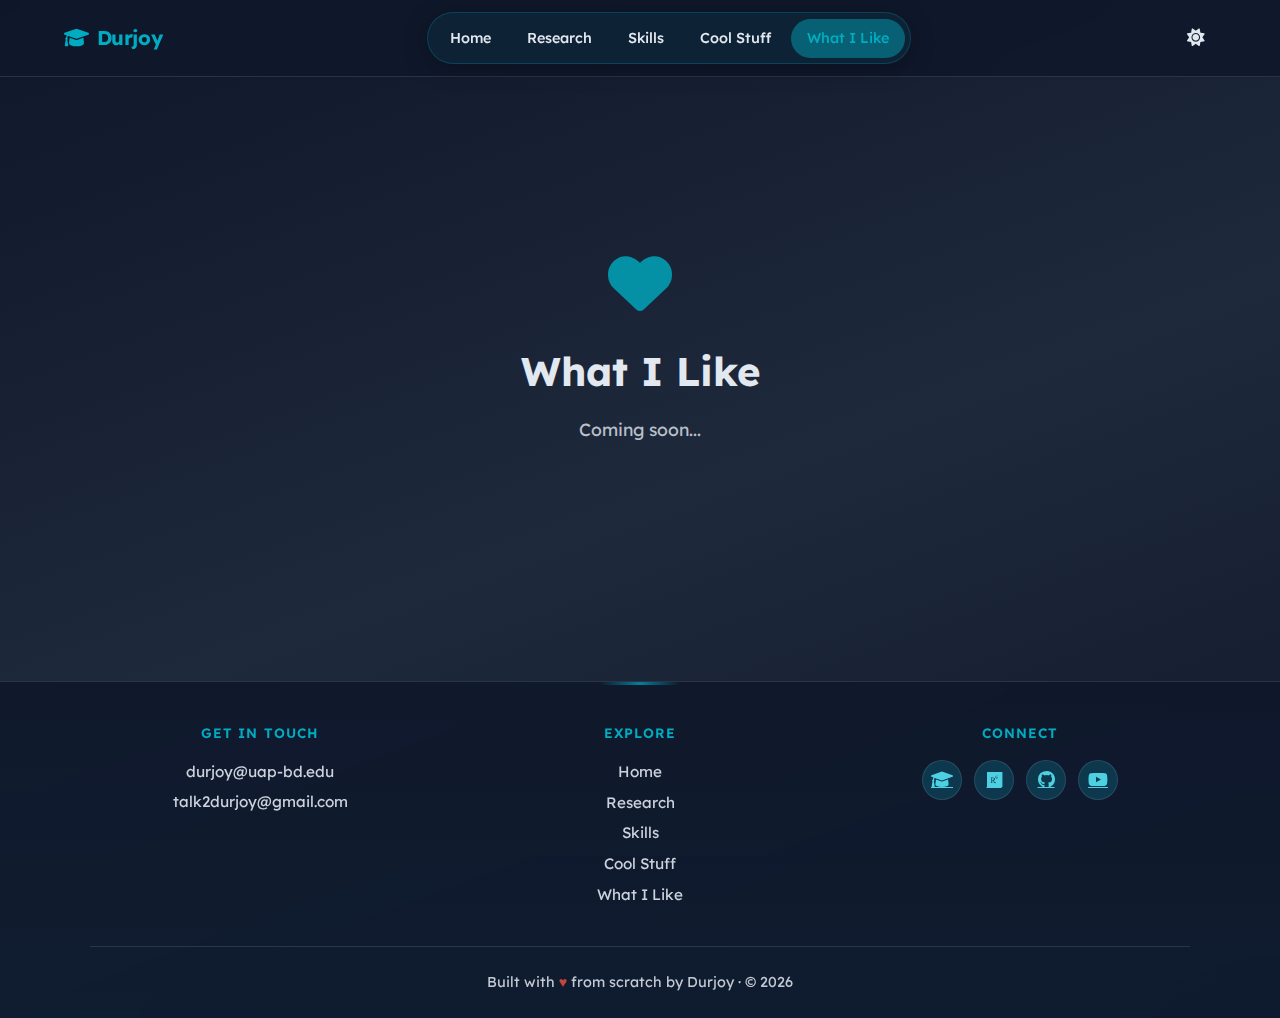
<file: likes.html>
<!DOCTYPE html>
<html lang="en">
<head>
    <meta charset="UTF-8">
    <meta name="viewport" content="width=device-width, initial-scale=1.0">
    <title>What I Like - Durjoy Mistry</title>
    <link rel="icon" type="image/png" href="picz/durjoy.png">
    <link rel="shortcut icon" type="image/png" href="picz/durjoy.png">
    <link rel="apple-touch-icon" href="picz/durjoy.png">
    <link rel="stylesheet" href="styles.css">
    <link rel="stylesheet" href="https://cdnjs.cloudflare.com/ajax/libs/font-awesome/6.0.0/css/all.min.css">
    <style>
        .coming-soon {
            min-height: 60vh;
            display: flex;
            flex-direction: column;
            align-items: center;
            justify-content: center;
            text-align: center;
            padding: 3rem 1.5rem;
        }
        .coming-soon i {
            font-size: 4rem;
            color: var(--primary-color);
            margin-bottom: 1.5rem;
            opacity: 0.8;
        }
        .coming-soon h1 {
            font-size: 2.5rem;
            margin-bottom: 0.75rem;
            color: var(--text-color);
        }
        .coming-soon p {
            font-size: 1.1rem;
            opacity: 0.8;
        }
    </style>
</head>
<body>
    <nav class="navbar">
        <div class="nav-content">
            <a href="index.html" class="nav-brand"><i class="fas fa-graduation-cap"></i> Durjoy</a>
            <div class="nav-pill nav-links" id="nav-links">
                <a href="index.html">Home</a>
                <a href="research.html">Research</a>
                <a href="cv.html">Skills</a>
                <a href="cool.html">Cool Stuff</a>
                <a href="likes.html" class="active">What I Like</a>
            </div>
            <div class="nav-actions">
                <button type="button" id="theme-toggle" class="theme-toggle" aria-label="Toggle theme" title="Toggle dark/light mode">
                    <i class="fas fa-moon" id="theme-icon"></i>
                </button>
                <button id="nav-toggle" aria-label="Toggle navigation" class="nav-toggle">
                    <i class="fas fa-bars"></i>
                </button>
            </div>
        </div>
    </nav>

    <main>
        <section class="coming-soon">
            <i class="fas fa-heart"></i>
            <h1>What I Like</h1>
            <p>Coming soon...</p>
        </section>
    </main>

    <footer class="site-footer">
        <div class="footer-accent"></div>
        <div class="footer-content">
            <div class="footer-main">
                <div class="footer-contact">
                    <h4>Get in touch</h4>
                    <a href="mailto:durjoy@uap-bd.edu" class="footer-email">durjoy@uap-bd.edu</a>
                    <a href="mailto:talk2durjoy@gmail.com" class="footer-email">talk2durjoy@gmail.com</a>
                </div>
                <div class="footer-links">
                    <h4>Explore</h4>
                    <a href="index.html">Home</a>
                    <a href="research.html">Research</a>
                    <a href="cv.html">Skills</a>
                    <a href="cool.html">Cool Stuff</a>
                    <a href="likes.html">What I Like</a>
                </div>
                <div class="footer-social">
                    <h4>Connect</h4>
                    <div class="footer-social-icons">
                        <a href="https://scholar.google.com/citations?user=sdsnA6oAAAAJ&hl=en" target="_blank" rel="noopener" aria-label="Google Scholar"><i class="fas fa-graduation-cap"></i></a>
                        <a href="https://www.researchgate.net/profile/Durjoy-Mistry" target="_blank" rel="noopener" aria-label="ResearchGate"><i class="fab fa-researchgate"></i></a>
                        <a href="https://github.com/heydurjoy" target="_blank" rel="noopener" aria-label="GitHub"><i class="fab fa-github"></i></a>
                        <a href="youtube.html" aria-label="YouTube"><i class="fab fa-youtube"></i></a>
                    </div>
                </div>
            </div>
            <div class="footer-bottom">
                <p>Built with <span class="footer-heart">♥</span> from scratch by Durjoy · © <span id="footer-year"></span></p>
            </div>
        </div>
    </footer>

    <script src="script.js"></script>
</body>
</html>
</file>
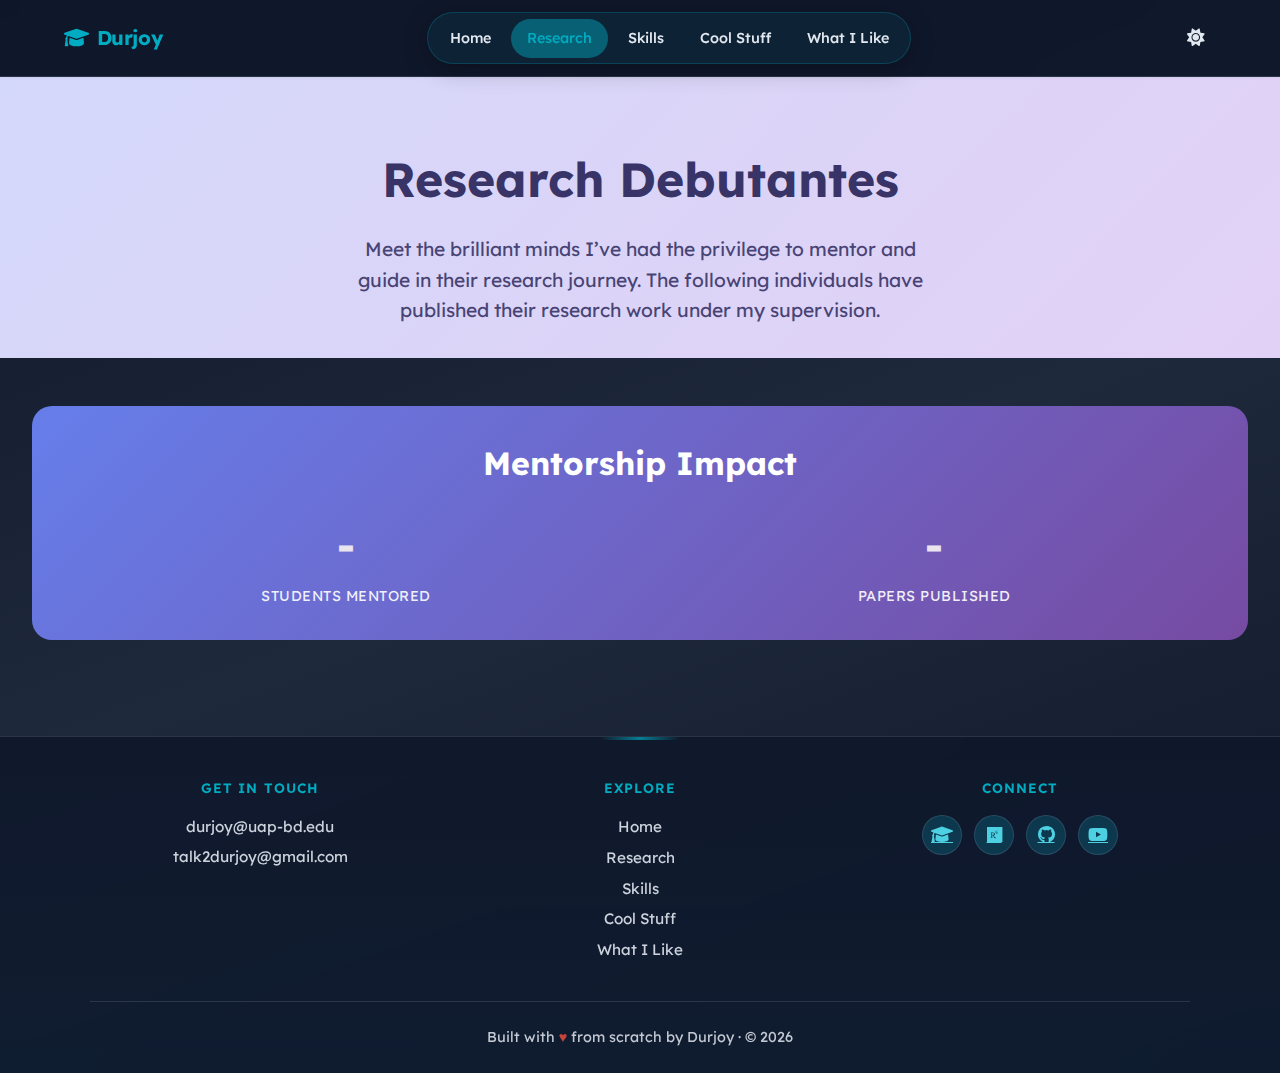
<file: research_debutant.html>
<!DOCTYPE html>
<html lang="en">
<head>
    <meta charset="UTF-8">
    <meta name="viewport" content="width=device-width, initial-scale=1.0">
    <title>Research Debutantes | Durjoy Mistry</title>
    <link rel="icon" type="image/png" href="picz/durjoy.png">
    <link rel="shortcut icon" type="image/png" href="picz/durjoy.png">
    <link rel="apple-touch-icon" href="picz/durjoy.png">
    <link rel="stylesheet" href="styles.css">
    <link rel="stylesheet" href="https://cdnjs.cloudflare.com/ajax/libs/font-awesome/6.0.0/css/all.min.css">
    <link href="https://fonts.googleapis.com/css2?family=Inter:wght@400;500;600;700&family=Lora:wght@400;500;600&display=swap" rel="stylesheet">
    <style>
        .debutant-hero {
            text-align: center;
            padding: 4rem 2rem 2rem 2rem;
            background: linear-gradient(135deg, #d4d8fa 0%, #e2d1f6 100%);
            color: #393467;
            margin-bottom: 3rem;
        }
        
        .debutant-hero h1 {
            font-size: 3rem;
            margin-bottom: 1rem;
            font-weight: 700;
        }
        
        .debutant-hero p {
            font-size: 1.2rem;
            opacity: 0.9;
            max-width: 600px;
            margin: 0 auto;
        }
        
        .debutant-grid {
            display: grid;
            grid-template-columns: repeat(auto-fit, minmax(320px, 1fr));
            gap: 2rem;
            padding: 0 2rem;
            max-width: 1200px;
            margin: 0 auto 4rem auto;
        }
        
        .debutant-card {
            background: linear-gradient(145deg, #ffffff, #f8f9fa);
            border-radius: 20px;
            padding: 2.5rem;
            box-shadow: 0 10px 30px rgba(0, 0, 0, 0.1);
            transition: all 0.3s ease;
            border: 1px solid rgba(255, 255, 255, 0.2);
            position: relative;
            overflow: hidden;
        }
        
        .debutant-card::before {
            content: '';
            position: absolute;
            top: 0;
            left: 0;
            right: 0;
            bottom: 0;
            background: linear-gradient(45deg, #667eea, #764ba2, #f093fb, #f5576c);
            background-size: 400% 400%;
            opacity: 0;
            transition: opacity 0.3s ease;
            z-index: -1;
            animation: gradientShift 3s ease infinite;
        }
        
        .debutant-card:hover::before {
            opacity: 0;
        }
        
        .debutant-card:hover {
            transform: none;
            box-shadow: 0 10px 30px rgba(0, 0, 0, 0.1);
        }
        
        @keyframes gradientShift {
            0% { background-position: 0% 50%; }
            50% { background-position: 100% 50%; }
            100% { background-position: 0% 50%; }
        }
        
        .debutant-avatar {
            width: 120px;
            height: 120px;
            border-radius: 50%;
            background: linear-gradient(135deg, #667eea, #764ba2);
            display: flex;
            align-items: center;
            justify-content: center;
            margin: 0 auto 2rem auto;
            font-size: 2.5rem;
            color: white;
            font-weight: 600;
        }
        
                 .debutant-name {
             font-size: 1.6rem;
             font-weight: 700;
             color: #2d3748;
             margin-bottom: 0.5rem;
             text-align: center;
         }
         
         .debutant-university {
             font-size: 1.1rem;
             color: #667eea;
             margin-bottom: 0.8rem;
             text-align: center;
             font-weight: 600;
             font-style: italic;
         }
         
         .debutant-role {
             font-size: 1.1rem;
             color: #718096;
             margin-bottom: 1.5rem;
             text-align: center;
             font-weight: 500;
         }
        
        .debutant-projects {
            background: #f7fafc;
            border-radius: 12px;
            padding: 1rem;
            margin-bottom: 1rem;
        }
        
        .debutant-projects h4 {
            color: #4a5568;
            margin-bottom: 0.5rem;
            font-size: 0.9rem;
            text-transform: uppercase;
            letter-spacing: 0.5px;
        }
        
        .debutant-projects ul {
            list-style: none;
            padding: 0;
            margin: 0;
        }
        
        .debutant-projects li {
            color: #2d3748;
            margin-bottom: 0.3rem;
            font-size: 0.9rem;
            padding-left: 1rem;
            position: relative;
        }
        
        .debutant-projects li::before {
            content: '•';
            color: #667eea;
            font-weight: bold;
            position: absolute;
            left: 0;
        }
        
        .debutant-achievements {
            display: flex;
            flex-wrap: wrap;
            gap: 0.5rem;
            justify-content: center;
        }
        
        .achievement-badge {
            background: linear-gradient(135deg, #667eea, #764ba2);
            color: white;
            padding: 0.3rem 0.8rem;
            border-radius: 20px;
            font-size: 0.8rem;
            font-weight: 600;
            text-transform: uppercase;
            letter-spacing: 0.5px;
        }
        
        .stats-overview {
            background: linear-gradient(135deg, #667eea, #764ba2);
            color: white;
            padding: 2rem;
            border-radius: 20px;
            margin: 2rem;
            text-align: center;
        }
        
        .stats-overview h2 {
            margin-bottom: 1.5rem;
            font-size: 2rem;
        }
        
        .stats-grid {
            display: grid;
            grid-template-columns: repeat(auto-fit, minmax(150px, 1fr));
            gap: 1.5rem;
        }
        
        .stat-item {
            text-align: center;
        }
        
        .stat-number {
            font-size: 2.5rem;
            font-weight: 700;
            margin-bottom: 0.5rem;
        }
        
        .stat-label {
            font-size: 0.9rem;
            opacity: 0.9;
            text-transform: uppercase;
            letter-spacing: 0.5px;
        }
        
        @media (max-width: 768px) {
            .debutant-hero h1 {
                font-size: 2rem;
            }
            
            .debutant-grid {
                grid-template-columns: 1fr;
                padding: 0 1rem;
            }
            
            .debutant-card {
                padding: 2rem;
            }
            
            .debutant-avatar {
                width: 100px;
                height: 100px;
                font-size: 2rem;
                margin-bottom: 1.5rem;
            }
            
            .debutant-name {
                font-size: 1.4rem;
            }
            
            .debutant-university,
            .debutant-role {
                font-size: 1rem;
            }
            
            .stats-overview {
                margin: 1rem;
                padding: 1.5rem;
            }
        }
    </style>
</head>
<body>
    <nav class="navbar">
        <div class="nav-content">
            <a href="index.html" class="nav-brand"><i class="fas fa-graduation-cap"></i> Durjoy</a>
            <div class="nav-pill nav-links" id="nav-links">
                <a href="index.html">Home</a>
                <a href="research.html" class="active">Research</a>
                <a href="cv.html">Skills</a>
                <a href="cool.html">Cool Stuff</a>
                <a href="likes.html">What I Like</a>
            </div>
            <div class="nav-actions">
                <button type="button" id="theme-toggle" class="theme-toggle" aria-label="Toggle theme" title="Toggle dark/light mode">
                    <i class="fas fa-moon" id="theme-icon"></i>
                </button>
                <button id="nav-toggle" aria-label="Toggle navigation" class="nav-toggle">
                    <i class="fas fa-bars"></i>
                </button>
            </div>
        </div>
    </nav>

    <main>
        <section class="debutant-hero">
            <h1>Research Debutantes</h1>
<p>
    Meet the brilliant minds I’ve had the privilege to mentor and guide in their research journey.
    The following individuals have published their research work under my supervision.
</p>
        </section>

                 <div class="stats-overview">
             <h2>Mentorship Impact</h2>
             <div class="stats-grid">
                 <div class="stat-item">
                     <div class="stat-number" id="total-debutants">-</div>
                     <div class="stat-label">Students Mentored</div>
                 </div>
                 <div class="stat-item">
                     <div class="stat-number" id="total-papers">-</div>
                     <div class="stat-label">Papers Published</div>
                 </div>
             </div>
         </div>

        <div class="debutant-grid" id="debutant-grid">
            <!-- Dynamic debutant cards will be loaded here -->









        </div>
    </main>

    <footer class="site-footer">
        <div class="footer-accent"></div>
        <div class="footer-content">
            <div class="footer-main">
                <div class="footer-contact">
                    <h4>Get in touch</h4>
                    <a href="mailto:durjoy@uap-bd.edu" class="footer-email">durjoy@uap-bd.edu</a>
                    <a href="mailto:talk2durjoy@gmail.com" class="footer-email">talk2durjoy@gmail.com</a>
                </div>
                <div class="footer-links">
                    <h4>Explore</h4>
                    <a href="index.html">Home</a>
                    <a href="research.html">Research</a>
                    <a href="cv.html">Skills</a>
                    <a href="cool.html">Cool Stuff</a>
                    <a href="likes.html">What I Like</a>
                </div>
                <div class="footer-social">
                    <h4>Connect</h4>
                    <div class="footer-social-icons">
                        <a href="https://scholar.google.com/citations?user=sdsnA6oAAAAJ&hl=en" target="_blank" rel="noopener" aria-label="Google Scholar"><i class="fas fa-graduation-cap"></i></a>
                        <a href="https://www.researchgate.net/profile/Durjoy-Mistry" target="_blank" rel="noopener" aria-label="ResearchGate"><i class="fab fa-researchgate"></i></a>
                        <a href="https://github.com/heydurjoy" target="_blank" rel="noopener" aria-label="GitHub"><i class="fab fa-github"></i></a>
                        <a href="youtube.html" aria-label="YouTube"><i class="fab fa-youtube"></i></a>
                    </div>
                </div>
            </div>
            <div class="footer-bottom">
                <p>Built with <span class="footer-heart">♥</span> from scratch by Durjoy · © <span id="footer-year"></span></p>
            </div>
        </div>
    </footer>

    <script src="script.js"></script>
    
    <script>
                 // Fetch data from Google Sheets
         const debutantGrid = document.getElementById('debutant-grid');
         const totalDebutants = document.getElementById('total-debutants');
         const totalPapers = document.getElementById('total-papers');

        function getInitials(fullName) {
            if (!fullName) return '?';
            return fullName.split(' ')
                .map(name => name.charAt(0))
                .join('')
                .toUpperCase()
                .slice(0, 2);
        }

        function convertGoogleDriveUrl(url) {
            if (!url) return null;
            
            // Handle different Google Drive URL formats and convert to iframe preview
            if (url.includes('drive.google.com/file/d/')) {
                // Format: https://drive.google.com/file/d/FILE_ID/view
                const fileId = url.match(/\/file\/d\/([a-zA-Z0-9-_]+)/);
                if (fileId) {
                    return `https://drive.google.com/file/d/${fileId[1]}/preview`;
                }
            } else if (url.includes('drive.google.com/open?id=')) {
                // Format: https://drive.google.com/open?id=FILE_ID
                const fileId = url.match(/id=([a-zA-Z0-9-_]+)/);
                if (fileId) {
                    return `https://drive.google.com/file/d/${fileId[1]}/preview`;
                }
            } else if (url.includes('drive.google.com/uc?id=')) {
                // Extract file ID from uc format
                const fileId = url.match(/id=([a-zA-Z0-9-_]+)/);
                if (fileId) {
                    return `https://drive.google.com/file/d/${fileId[1]}/preview`;
                }
            }
            
            return null;
        }

                 function updateStatsDisplay(debutants) {
             if (!Array.isArray(debutants) || debutants.length === 0) return;
             
             // Count unique students (excluding header row)
             const studentCount = debutants.length - 1;
             totalDebutants.textContent = studentCount > 0 ? studentCount : '-';
             
             // Count papers (rows with paper titles)
             const papersCount = debutants.filter(row => row['Paper Title'] && row['Paper Title'].trim()).length;
             totalPapers.textContent = papersCount > 0 ? papersCount : '-';
         }

        function updateDebutantsDisplay(debutants) {
            if (!Array.isArray(debutants) || debutants.length === 0) return;
            
            // Skip the header row but keep original order
            const studentData = debutants.slice(1);
            
            debutantGrid.innerHTML = studentData
                .map((row, index) => {
                    const fullName = row['Full name'] ? row['Full name'].trim() : '';
                    const initials = fullName ? getInitials(fullName) : '?';
                    const paperTitle = row['Paper Title'] ? row['Paper Title'].trim() : '';
                    const category = row['Category'] ? row['Category'].trim() : '';
                    const university = row['Your University name'] ? row['Your University name'].trim() : '';
                    const googleScholar = row['Google Scholar'] ? row['Google Scholar'].trim() : '';
                    const paperLink = row['Paper link if published'] ? row['Paper link if published'].trim() : '';
                    const pictureUrl = row['Your Picture'] ? row['Your Picture'].trim() : '';
                    const timestamp = row['Timestamp'] ? row['Timestamp'] : '';
                    
                    // Convert Google Drive URL to direct image URL
                    const directImageUrl = convertGoogleDriveUrl(pictureUrl);
                    
                    // Only show cards if there's at least a name or paper title
                    if (!fullName && !paperTitle) {
                        return ''; // Skip completely empty rows
                    }
                    
                    return `
                        <div class="debutant-card" data-timestamp="${timestamp}" data-index="${index}">
                            <div class="debutant-avatar">
                                ${directImageUrl ? 
                                    `<div style="position:relative;width:100%;height:100%;">
                                        <div style="position:absolute;top:0;left:0;width:100%;height:100%;display:flex;align-items:center;justify-content:center;background:linear-gradient(135deg, #667eea, #764ba2);color:white;font-size:2.5rem;font-weight:600;border-radius:50%;z-index:1;" id="initials-${index}">${initials}</div>
                                        <iframe src="${directImageUrl}" 
                                            style="width:100%;height:100%;border-radius:50%;border:none;overflow:hidden;position:absolute;top:0;left:0;z-index:2;pointer-events:none;user-select:none;" 
                                            title="${fullName || 'Student'}"
                                            onload="setTimeout(() => { const initialsEl = document.getElementById('initials-${index}'); if (initialsEl) initialsEl.style.display='none'; }, 2000);"
                                            onerror="document.getElementById('initials-${index}').style.display='flex';">
                                        </iframe>
                                    </div>` : 
                                    initials
                                }
                            </div>
                                                         <div class="debutant-name">${fullName || 'Student ' + (index + 1)}</div>
                             ${university ? `<div class="debutant-university">${university}</div>` : ''}
                             <div class="debutant-role">${category || 'Research Student'}</div>
                                                         <div class="debutant-projects">
                                 <h4>Research Paper</h4>
                                 <p style="margin:0;color:#2d3748;font-size:0.9rem;">${paperTitle || 'Research in progress...'}</p>
                             </div>
                            <div class="debutant-achievements">
                                ${googleScholar ? `<a href="${googleScholar}" target="_blank" class="achievement-badge" style="text-decoration:none;">Google Scholar</a>` : ''}
                                ${paperLink ? `<a href="${paperLink}" target="_blank" class="achievement-badge" style="text-decoration:none;">Read Paper</a>` : ''}
                            </div>
                        </div>
                    `;
                })
                .join('');
        }

        // Fetch data from Google Sheets
        fetch('https://opensheet.elk.sh/1JrV9fzNM0qccDC004P1VeLr01nCU3H2VXRXfR5u6hmo/rdebs')
            .then(response => response.json())
            .then(data => {
                console.log('Raw debutants data:', data);
                console.log('Total rows received:', data.length);
                console.log('First few rows:', data.slice(0, 5));
                
                localStorage.setItem('cachedDebutants', JSON.stringify(data));
                updateStatsDisplay(data);
                updateDebutantsDisplay(data);
            })
            .catch(error => {
                console.error('Error fetching debutants data:', error);
                const cachedData = localStorage.getItem('cachedDebutants');
                if (cachedData) {
                    const data = JSON.parse(cachedData);
                    updateStatsDisplay(data);
                    updateDebutantsDisplay(data);
                }
            });
    </script>
</body>
</html>
</file>
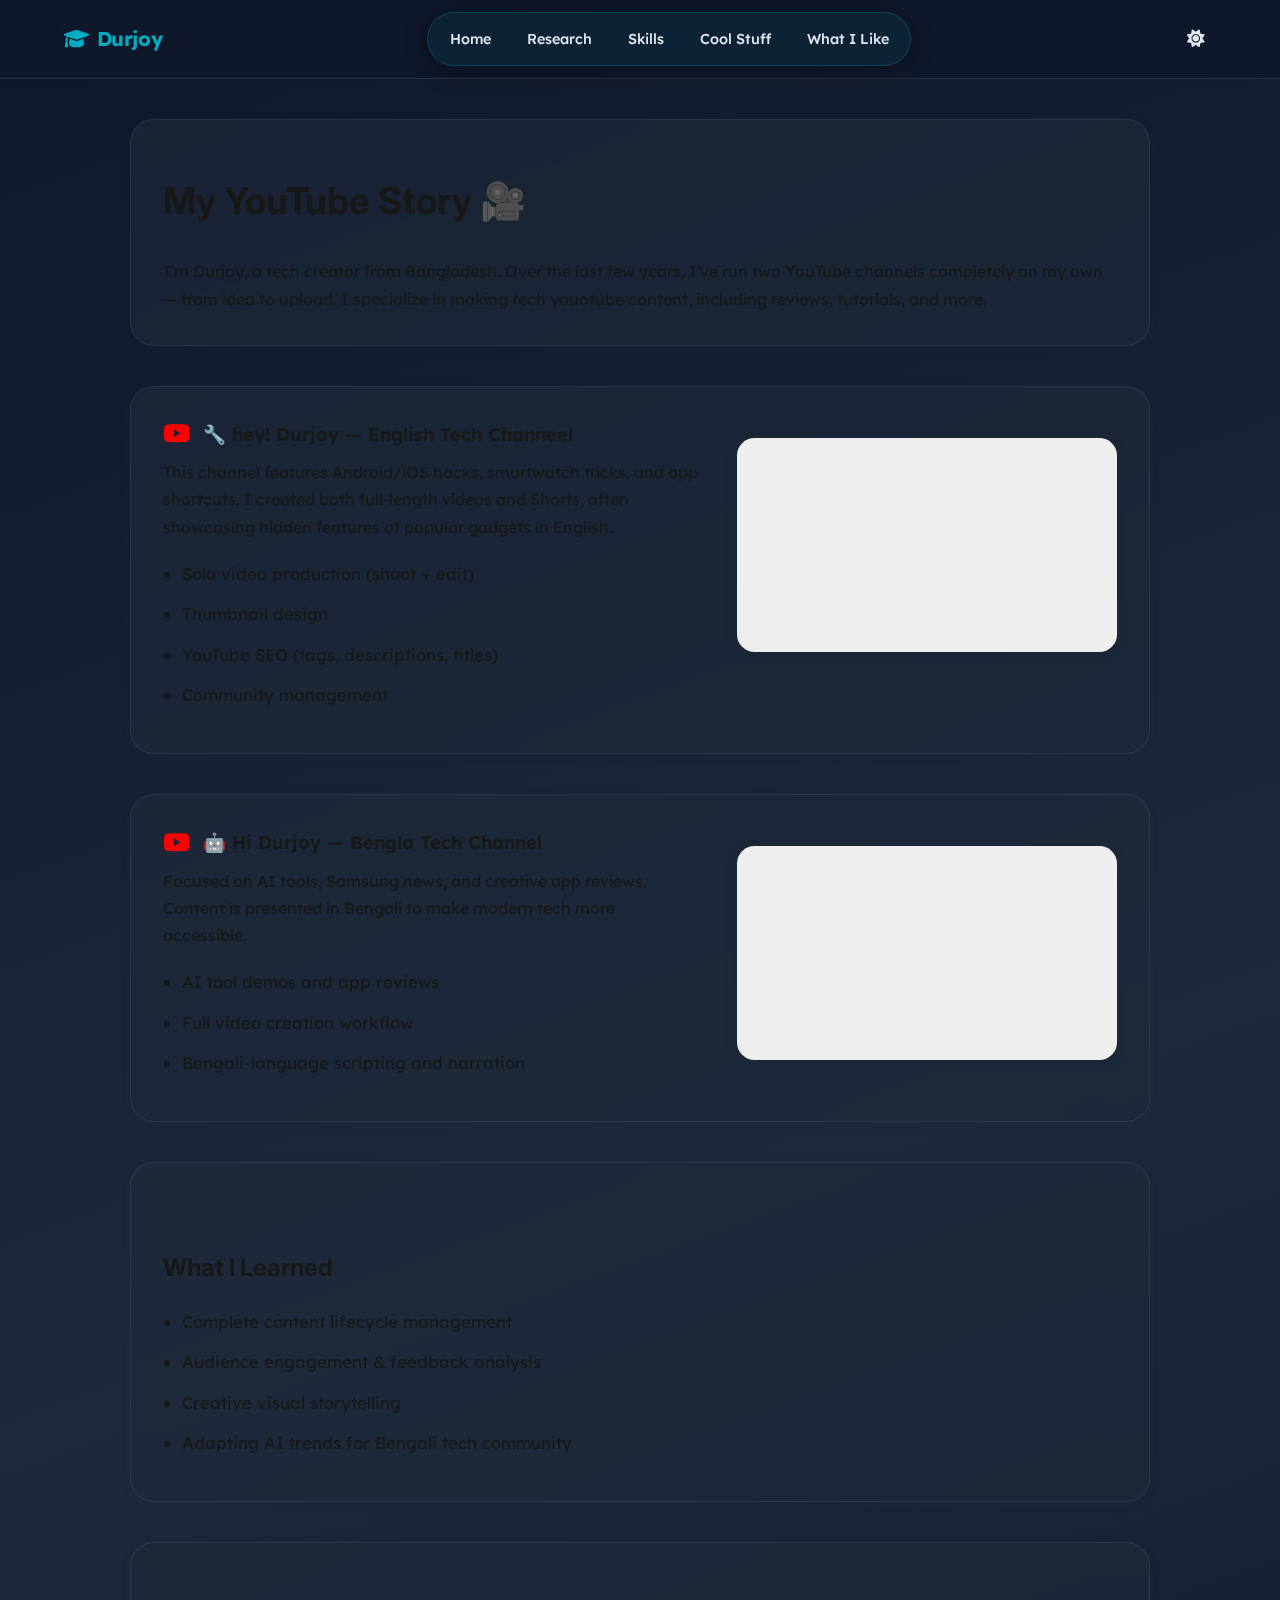
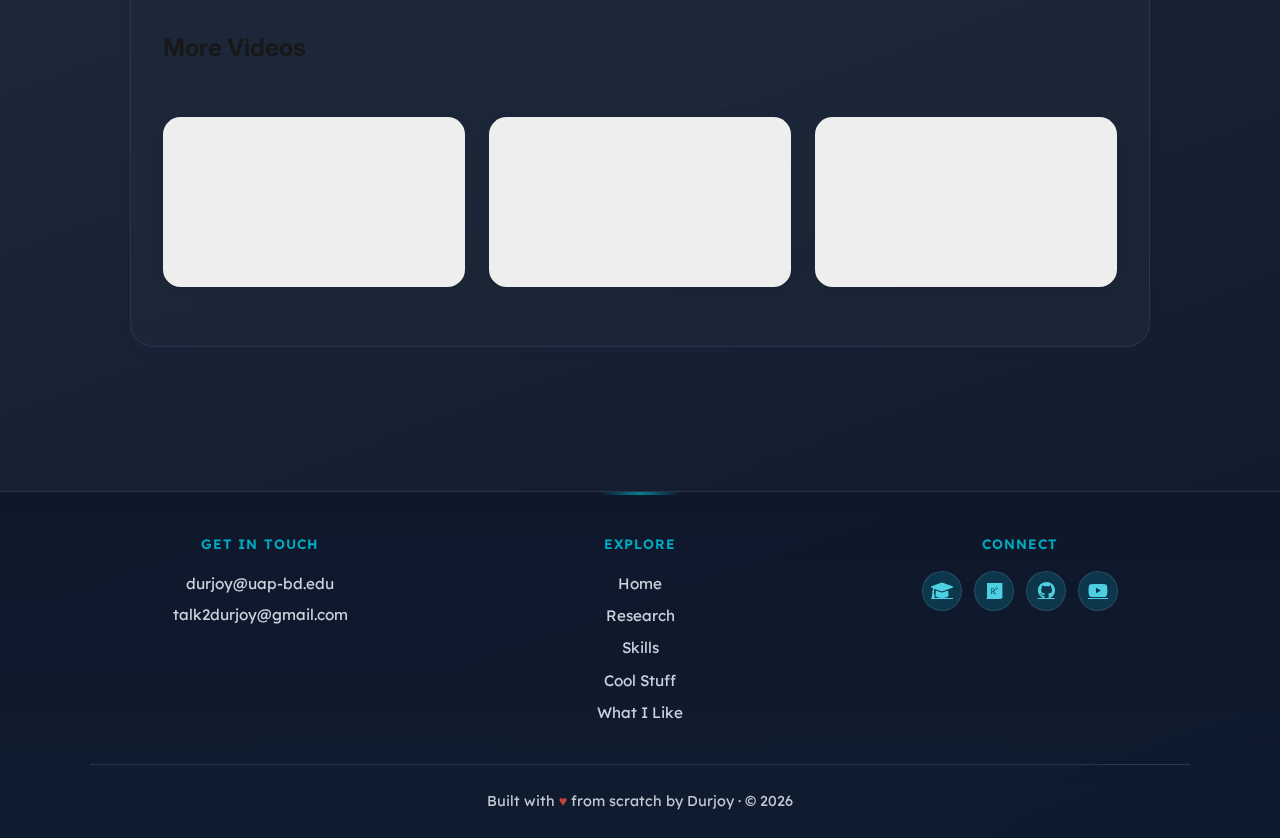
<file: youtube.html>
<!DOCTYPE html>
<html lang="en">
<head>
    <meta charset="UTF-8">
    <meta name="viewport" content="width=device-width, initial-scale=1.0">
    <title>Durjoy's YouTube Journey</title>
    <link rel="icon" type="image/png" href="picz/durjoy.png">
    <link rel="shortcut icon" type="image/png" href="picz/durjoy.png">
    <link rel="apple-touch-icon" href="picz/durjoy.png">
    <link rel="stylesheet" href="https://cdnjs.cloudflare.com/ajax/libs/font-awesome/6.0.0/css/all.min.css">
    
</head>
    <link rel="stylesheet" href="styles.css">
    <link rel="stylesheet" href="https://cdnjs.cloudflare.com/ajax/libs/font-awesome/6.0.0/css/all.min.css">
    <link href="https://fonts.googleapis.com/css2?family=Inter:wght@400;500;600;700&family=Lora:wght@400;500;600&display=swap" rel="stylesheet">
</head>
<style>
    body {
        background: #fff;
        color: #181818;
        font-family: 'Inter', 'Segoe UI', Arial, sans-serif;
        margin: 0;
        padding: 0;
        line-height: 1.7;
    }
    .container {
        max-width: 1100px;
        margin: 0 auto;
        padding: 2.5rem 2.5rem 2.5rem 2.5rem;
    }
    h1, h2, h3 {
        font-family: 'Inter', 'Segoe UI', Arial, sans-serif;
        font-weight: 700;
        margin-bottom: 0.7em;
    }
    h1 {
        font-size: 2.3rem;
        margin-top: 0.5em;
    }
    h2 {
        font-size: 1.5rem;
        margin-top: 2.2em;
    }
    h3 {
        font-size: 1.15rem;
        margin-top: 1.5em;
    }
    .section {
        margin-bottom: 2.5em;
    }
    .yt-embed {
        margin: 1.2em 0 1.7em 0;
        width: 100%;
        max-width: 100%;
        aspect-ratio: 16/9;
        background: #eee;
        border-radius: 1.1em;
        overflow: hidden;
        box-shadow: 0 2px 16px rgba(0,0,0,0.07);
        display: flex;
        align-items: center;
        justify-content: center;
    }
    ul {
        margin: 1.2em 0 0 1.2em;
        padding: 0;
    }
    li {
        margin-bottom: 0.7em;
        font-size: 1.05em;
    }
    .channel-title {
        display: flex;
        align-items: center;
        gap: 0.7em;
        font-size: 1.15em;
        font-weight: 600;
        margin-bottom: 0.5em;
    }
    .channel-title i {
        font-size: 1.3em;
    }
    @media (max-width: 600px) {
        .container {
            padding: 1.2rem 0.3rem 2rem 0.3rem;
        }
        h1 {
            font-size: 1.4rem;
        }
        h2 {
            font-size: 1.1rem;
        }
        .yt-embed {
            border-radius: 0.7em;
        }
    }
    .glass-card {
        background: var(--card-bg, rgba(255,255,255,0.22));
        backdrop-filter: blur(18px);
        -webkit-backdrop-filter: blur(18px);
        border: 1.5px solid rgba(120,120,180,0.18);
        border-radius: 1.5rem;
        box-shadow: 0 2px 12px rgba(60,60,120,0.07);
        padding: 2rem 2rem 2rem 2rem;
        margin-bottom: 2.5rem;
    }
    .channel-flex {
        display: flex;
        gap: 2.2rem;
        align-items: flex-start;
        justify-content: space-between;
        flex-wrap: wrap;
    }
    .channel-flex-text, .channel-flex-video {
        flex: 1 1 320px;
        min-width: 0;
        display: flex;
        flex-direction: column;
        justify-content: center;
    }
    .channel-flex-video {
        max-width: 380px;
        min-width: 260px;
    }
    .channel-flex-reverse {
        flex-direction: row-reverse;
    }
    @media (max-width: 900px) {
        .glass-card {
            padding: 1.1rem 0.5rem 1.1rem 0.5rem;
        }
        .channel-flex, .channel-flex-reverse {
            flex-direction: column !important;
            gap: 1.2rem;
        }
        .channel-flex-video {
            max-width: 100%;
            min-width: 0;
        }
    }
    .more-videos-grid {
        display: grid;
        grid-template-columns: repeat(auto-fit, minmax(260px, 1fr));
        gap: 1.5rem;
        margin-top: 0.5em;
    }
    @media (max-width: 900px) {
        .more-videos-grid {
            grid-template-columns: 1fr;
            gap: 1.1rem;
        }
    }
</style>
<body>
    <nav class="navbar">
        <div class="nav-content">
            <a href="index.html" class="nav-brand"><i class="fas fa-graduation-cap"></i> Durjoy</a>
            <div class="nav-pill nav-links" id="nav-links">
                <a href="index.html">Home</a>
                <a href="research.html">Research</a>
                <a href="cv.html">Skills</a>
                <a href="cool.html">Cool Stuff</a>
                <a href="likes.html">What I Like</a>
            </div>
            <div class="nav-actions">
                <button type="button" id="theme-toggle" class="theme-toggle" aria-label="Toggle theme" title="Toggle dark/light mode">
                    <i class="fas fa-moon" id="theme-icon"></i>
                </button>
                <button id="nav-toggle" aria-label="Toggle navigation" class="nav-toggle">
                    <i class="fas fa-bars"></i>
                </button>
            </div>
        </div>
    </nav>
    
<body>
    <main>
        <div class="container">
            <!-- Section 1: Introduction -->
            <div class="section glass-card">
                <h1>My YouTube Story 🎥</h1>
                <p>I'm Durjoy, a tech creator from Bangladesh. Over the last few years, I've run two YouTube channels completely on my own — from idea to upload. I specialize in making tech youotube content, including reviews, tutorials, and more.</p>
            </div>

            <!-- Section 2: hey! Durjoy -->
            <div class="section glass-card channel-flex">
                <div class="channel-flex-text">
                    <div class="channel-title"><i class="fab fa-youtube" style="color:#ff0000"></i>🔧 hey! Durjoy — English Tech Channeel</div>
                    <p>This channel features Android/iOS hacks, smartwatch tricks, and app shortcuts. I created both full-length videos and Shorts, often showcasing hidden features of popular gadgets in English.</p>
                    <ul>
                        <li>Solo video production (shoot + edit)</li>
                        <li>Thumbnail design</li>
                        <li>YouTube SEO (tags, descriptions, titles)</li>
                        <li>Community management</li>
                    </ul>
                </div>
                <div class="channel-flex-video">
                    <div class="yt-embed">
                        <iframe width="560" height="315" src="https://www.youtube.com/embed/Ffe9kFpr6YY?si=DIy_Je6id0ZXYmc6" title="YouTube video player" frameborder="0" allow="accelerometer; autoplay; clipboard-write; encrypted-media; gyroscope; picture-in-picture; web-share" referrerpolicy="strict-origin-when-cross-origin" allowfullscreen></iframe>                    </div>
                </div>
            </div>

            <!-- Section 3: Hi Durjoy -->
            <div class="section glass-card channel-flex channel-flex-reverse">
                <div class="channel-flex-video">
                    <div class="yt-embed">
                        <iframe width="560" height="315" src="https://www.youtube.com/embed/gp5OqPGlos8?si=k-MP0tZzp9xo636T" title="YouTube video player" frameborder="0" allow="accelerometer; autoplay; clipboard-write; encrypted-media; gyroscope; picture-in-picture; web-share" referrerpolicy="strict-origin-when-cross-origin" allowfullscreen></iframe>                    </div>
                </div>
                <div class="channel-flex-text">
                    <div class="channel-title"><i class="fab fa-youtube" style="color:#ff0000"></i>🤖 Hi Durjoy — Bengla Tech Channel</div>
                    <p>Focused on AI tools, Samsung news, and creative app reviews. Content is presented in Bengali to make modern tech more accessible.</p>
                    <ul>
                        <li>AI tool demos and app reviews</li>
                        <li>Full video creation workflow</li>
                        <li>Bengali-language scripting and narration</li>
                    </ul>
                </div>
            </div>

            <!-- Section 4: What I Learned -->
            <div class="section glass-card">
                <h2>What I Learned</h2>
                <ul>
                    <li>Complete content lifecycle management</li>
                    <li>Audience engagement & feedback analysis</li>
                    <li>Creative visual storytelling</li>
                    <li>Adapting AI trends for Bengali tech community</li>
                </ul>
            </div>
            <!-- More Videos Section -->
            <div class="section glass-card">
                <h2 style="margin-bottom:1.2em;">More Videos</h2>
                <div class="more-videos-grid">
                    <div class="yt-embed">
                        <iframe width="360" height="203" src="https://www.youtube.com/embed/rap78HBaabI?si=DSmDPzpFhlBSSjRg" title="YouTube video player" frameborder="0" allow="accelerometer; autoplay; clipboard-write; encrypted-media; gyroscope; picture-in-picture; web-share" referrerpolicy="strict-origin-when-cross-origin" allowfullscreen></iframe>
                    </div>
                    <div class="yt-embed"><iframe width="360" height="203" src="https://www.youtube.com/embed/-NlhRf2L1L0" title="Galaxy S23 Ultra Display Defect Explained | Big Blow To Samsung" frameborder="0" allow="accelerometer; autoplay; clipboard-write; encrypted-media; gyroscope; picture-in-picture; web-share" referrerpolicy="strict-origin-when-cross-origin" allowfullscreen></iframe></div>
                    <div class="yt-embed"><iframe width="360" height="203" src="https://www.youtube.com/embed/axRlt3CusDE?si=HAouVuBlURlXBpjd" title="YouTube video player" frameborder="0" allow="accelerometer; autoplay; clipboard-write; encrypted-media; gyroscope; picture-in-picture; web-share" referrerpolicy="strict-origin-when-cross-origin" allowfullscreen></iframe></div>
                </div>
            </div>
        </div>
    </main>
    <footer class="site-footer">
        <div class="footer-accent"></div>
        <div class="footer-content">
            <div class="footer-main">
                <div class="footer-contact">
                    <h4>Get in touch</h4>
                    <a href="mailto:durjoy@uap-bd.edu" class="footer-email">durjoy@uap-bd.edu</a>
                    <a href="mailto:talk2durjoy@gmail.com" class="footer-email">talk2durjoy@gmail.com</a>
                </div>
                <div class="footer-links">
                    <h4>Explore</h4>
                    <a href="index.html">Home</a>
                    <a href="research.html">Research</a>
                    <a href="cv.html">Skills</a>
                    <a href="cool.html">Cool Stuff</a>
                    <a href="likes.html">What I Like</a>
                </div>
                <div class="footer-social">
                    <h4>Connect</h4>
                    <div class="footer-social-icons">
                        <a href="https://scholar.google.com/citations?user=sdsnA6oAAAAJ&hl=en" target="_blank" rel="noopener" aria-label="Google Scholar"><i class="fas fa-graduation-cap"></i></a>
                        <a href="https://www.researchgate.net/profile/Durjoy-Mistry" target="_blank" rel="noopener" aria-label="ResearchGate"><i class="fab fa-researchgate"></i></a>
                        <a href="https://github.com/heydurjoy" target="_blank" rel="noopener" aria-label="GitHub"><i class="fab fa-github"></i></a>
                        <a href="youtube.html" aria-label="YouTube"><i class="fab fa-youtube"></i></a>
                    </div>
                </div>
            </div>
            <div class="footer-bottom">
                <p>Built with <span class="footer-heart">♥</span> from scratch by Durjoy · © <span id="footer-year"></span></p>
            </div>
        </div>
    </footer>

    <script src="script.js"></script>
</body>
</body>
</html>
</file>
<file: styles.css>
@import url('https://fonts.googleapis.com/css2?family=Lexend:wght@400;500;600;700&family=JetBrains+Mono:wght@400;500&display=swap');

:root {
    --primary-color: #00acc1;
    --primary-color-dark: #00838f;
    --primary-color-light: rgba(0, 172, 193, 0.4);
    --primary-gradient: linear-gradient(135deg, #00838f 0%, #00acc1 50%, #26c6da 100%);
    --accent-start: #00acc1;
    --accent-end: #4dd0e1;
    --gradient-accent: linear-gradient(135deg, var(--accent-start), var(--accent-end));
    --text-color: #1a2327;
    --bg-color: #f6f8fa;
    --nav-bg: rgba(248, 250, 252, 0.85);
    --nav-dropdown-bg: rgba(255,255,255,0.95);
    --nav-text: #1a2327;
    --nav-pill-glass: rgba(0, 172, 193, 0.1);
    --nav-pill-border: rgba(0, 172, 193, 0.35);
    --nav-pill-shadow: 0 4px 24px rgba(0, 172, 193, 0.15);
    --nav-pill-bg: transparent;
    --nav-pill-hover: rgba(0, 172, 193, 0.2);
    --nav-pill-active: rgba(0, 172, 193, 0.35);
    --card-bg: rgba(255,255,255,0.12);
    --border-color: #d0e2e7;
    --background-color: #f0f4f8;
    --metallic-gradient: linear-gradient(120deg, #e0e0e0 0%, #b0b0b0 40%, #f8f8f8 100%);
    --glass-blur: blur(24px);
    --glass-border: 1.5px solid rgba(200,200,200,0.4);
    --glass-shadow: 0 8px 32px 0 rgba(31,38,135,0.12);
    --shadow-glow: 0 0 40px rgba(0, 172, 193, 0.2);
    --hero-bg: rgba(255,255,255,0.4);
    --hero-blob-top: #b2e0ff;
    --hero-blob-bottom: rgba(162, 89, 247, 0.32);
    --cta-outline: #a4cbe5; 
    --social-icon-bg: rgba(0, 172, 193, 0.15);
    --social-icon-color: #00acc1;
    --social-icon-hover: rgba(0, 172, 193, 0.35);
}

html[data-theme="dark"] {
    --text-color: #e2e8f0;
    --bg-color: #0f172a;
    --nav-bg: rgba(15, 23, 42, 0.88);
    --nav-dropdown-bg: rgba(15, 23, 42, 0.98);
    --nav-text: #e2e8f0;
    --nav-pill-glass: rgba(0, 172, 193, 0.08);
    --nav-pill-border: rgba(0, 172, 193, 0.25);
    --nav-pill-shadow: 0 4px 24px rgba(0, 0, 0, 0.3);
    --nav-pill-bg: transparent;
    --nav-pill-hover: rgba(0, 172, 193, 0.25);
    --nav-pill-active: rgba(0, 172, 193, 0.45);
    --card-bg: rgba(30, 41, 59, 0.6);
    --border-color: rgba(148, 163, 184, 0.2);
    --background-color: #0f172a;
    --glass-shadow: 0 8px 32px 0 rgba(0,0,0,0.4);
    --shadow-glow: 0 0 40px rgba(0, 172, 193, 0.15);
    --hero-bg: rgba(30, 41, 59, 0.5);
    --hero-blob-top: rgba(0, 172, 193, 0.25);
    --hero-blob-bottom: rgba(168, 85, 247, 0.15);
    --cta-outline: #a855f7;
    --social-icon-bg: rgba(6, 182, 212, 0.2);
    --social-icon-color: #4dd0e1;
    --social-icon-hover: rgba(0, 172, 193, 0.4);
}

html[data-theme="dark"] body {
    background: linear-gradient(160deg, #0f172a 0%, #1e293b 50%, #0f172a 100%);
}

html {
    transition: background-color 0.3s;
    overscroll-behavior-y: none;
}

* {
    margin: 0;
    padding: 0;
    box-sizing: border-box;
    font-family: 'Lexend', sans-serif;

}

body {
    font-family: 'Lexend', sans-serif;
    color: var(--text-color);
    line-height: 1.6;
    transition: background-color 0.3s, color 0.3s;
    background: linear-gradient(160deg, #f0f4f8 0%, #e8eef4 50%, #f5f7fa 100%);
    min-height: 100vh;
    overscroll-behavior-y: none;
}

h1, h2, h3 {
    font-family: 'Lexend', sans-serif;
}

.navbar {
    background: var(--nav-bg);
    backdrop-filter: var(--glass-blur);
    -webkit-backdrop-filter: var(--glass-blur);
    border-bottom: 1px solid var(--border-color);
    box-shadow: 0 1px 3px rgba(0,0,0,0.06);
    color: var(--nav-text);
    position: sticky;
    top: 0;
    z-index: 1000;
    transition: background 0.3s, box-shadow 0.3s;
    padding: 0.75rem 0;
    min-height: 64px;
}

.nav-content {
    max-width: 1200px;
    margin: 0 auto;
    padding: 0 1.5rem;
    display: flex;
    justify-content: space-between;
    align-items: center;
    gap: 1.5rem;
}

.nav-brand {
    font-size: 1.25rem;
    font-weight: 700;
    color: var(--primary-color);
    letter-spacing: -0.02em;
    text-decoration: none;
    padding: 0.5rem 0;
    transition: color 0.2s;
    display: inline-flex;
    align-items: center;
    gap: 0.5rem;
}

.nav-brand:hover {
    color: var(--primary-color-dark);
}

.nav-pill {
    display: flex;
    gap: 0.25rem;
    align-items: center;
    padding: 0.35rem;
    border-radius: 9999px;
    background: var(--nav-pill-glass);
    backdrop-filter: var(--glass-blur);
    -webkit-backdrop-filter: var(--glass-blur);
    border: 1px solid var(--nav-pill-border);
    box-shadow: var(--nav-pill-shadow);
}

.nav-links a {
    color: var(--nav-text);
    text-decoration: none;
    font-weight: 500;
    font-size: 0.9rem;
    padding: 0.5rem 1rem;
    border-radius: 9999px;
    transition: background 0.2s, color 0.2s;
}

.nav-links a:hover {
    background: var(--nav-pill-hover);
    color: var(--primary-color);
}

.nav-links a.active {
    background: var(--nav-pill-active);
    color: var(--primary-color);
}

.nav-actions {
    display: flex;
    align-items: center;
    gap: 0.5rem;
}

.theme-toggle,
.nav-toggle {
    display: inline-flex;
    align-items: center;
    justify-content: center;
}

.theme-toggle {
    width: 40px;
    height: 40px;
    border-radius: 50%;
    border: none;
    background: transparent;
    color: var(--nav-text);
    cursor: pointer;
    font-size: 1.1rem;
    transition: color 0.2s, transform 0.2s;
}

.nav-toggle {
    display: none;
    width: 40px;
    height: 40px;
    border-radius: 50%;
    border: none;
    background: transparent;
    color: var(--nav-text);
    font-size: 1.2rem;
    cursor: pointer;
    z-index: 1001;
    transition: color 0.2s, transform 0.2s;
}

.theme-toggle:hover {
    color: var(--primary-color);
    transform: scale(1.08);
}

.nav-toggle:hover {
    color: var(--primary-color);
    transform: scale(1.08);
}

.hero {
    position: relative;
    overflow: hidden;
    background: var(--hero-bg);
    backdrop-filter: var(--glass-blur);
    -webkit-backdrop-filter: var(--glass-blur);
    border: 1px solid var(--border-color);
    max-width: 1200px;
    margin: 1.5rem auto 3rem auto;
    border-radius: 2rem;
    box-shadow: var(--glass-shadow);
}

.hero::before {
    content: '';
    position: absolute;
    inset: 0;
    background: linear-gradient(135deg, transparent 0%, rgba(6, 182, 212, 0.03) 50%, transparent 100%);
    background-size: 200% 200%;
    animation: hero-shimmer 12s ease-in-out infinite;
    pointer-events: none;
    z-index: 1;
}

@keyframes hero-shimmer {
    0%, 100% { background-position: 0% 50%; }
    50% { background-position: 100% 50%; }
}

.hero-blob-bg {
    position: absolute;
    top: 0; left: 0; width: 100%; height: 100%;
    z-index: 0;
    pointer-events: none;
}

.hero-blob-bg .blob path {
    transition: fill 0.4s ease;
}

.blob-top path { fill: var(--hero-blob-top); }
.blob-bottom path { fill: var(--hero-blob-bottom); }

.blob {
    position: absolute;
    width: 55%;
    min-width: 220px;
    max-width: 600px;
    height: auto;
    z-index: 1;
    filter: blur(0.5px) saturate(1.4);
    opacity: 0.7;
    animation: blob-float 8s ease-in-out infinite;
}

.blob-bottom {
    animation-delay: -4s;
}

@keyframes blob-float {
    0%, 100% { transform: translate(0, 0) scale(1); }
    33% { transform: translate(10px, -8px) scale(1.02); }
    66% { transform: translate(-8px, 8px) scale(0.98); }
}

.blob-top {
    top: -15px;
    left: -15px;
}

.blob-bottom {
    bottom: -40px;
    right: -30px;
    width: 70%;
    min-width: 300px;
    max-width: 700px;
    opacity: 0.85;
}

.hero-content {
    position: relative;
    z-index: 2;
    display: grid;
    grid-template-columns: 1fr 1fr;
    gap: 4rem;
    align-items: center;
    min-height: 420px;
    padding: 3rem 2rem;
    max-width: 1100px;
    margin: 0 auto;
}

.hero-text h1 { animation: hero-fade-up 0.6s ease-out both; }
.hero-text .subtitle { animation: hero-fade-up 0.6s ease-out 0.1s both; }
.hero-text .cta-button { animation: hero-fade-up 0.6s ease-out 0.2s both; }
.hero-image { animation: hero-fade-up 0.6s ease-out 0.15s both; }

@keyframes hero-fade-up {
    from { opacity: 0; transform: translateY(20px); }
    to { opacity: 1; transform: translateY(0); }
}

.hero-image {
    display: flex;
    align-items: center;
    justify-content: center;
}

.profile-img {
    width: 270px;
    height: 270px;
    border-radius: 50%;
    object-fit: cover;
    box-shadow: var(--glass-shadow), var(--shadow-glow);
    border: 4px solid var(--border-color);
    background: var(--card-bg);
    transition: border-color 0.3s, box-shadow 0.3s;
}

.hero-text h1 {
    font-size: 3rem;
    margin-bottom: 1rem;
    line-height: 1.2;
}

.subtitle {
    font-size: 1.25rem;
    color: var(--text-color);
    opacity: 0.9;
    margin-bottom: 2rem;
}

.social-links {
    display: flex;
    gap: 1.5rem;
    margin-bottom: 2rem;
}

.social-links a {
    text-decoration: none;
    color: var(--social-icon-color);
    background: var(--social-icon-bg);
    border: 1px solid var(--border-color);
    border-radius: 50%;
    width: 48px;
    height: 48px;
    display: flex;
    align-items: center;
    justify-content: center;
    font-size: 1.5em;
    margin: 0 0.2em;
    transition: background 0.3s, color 0.3s, transform 0.25s, box-shadow 0.25s;
    box-sizing: border-box;
    padding: 0;
}

.social-links a:hover {
    transform: translateY(-4px) scale(1.08);
    box-shadow: var(--shadow-glow);
}

.social-links a[aria-label*="Facebook"]:hover { background: #1877f2; color: #fff; }
.social-links a[aria-label*="Instagram"]:hover { background: linear-gradient(135deg, #f09433, #e6683c, #dc2743, #cc2366); color: #fff; }
.social-links a[aria-label*="YouTube"]:hover { background: #ff0000; color: #fff; }
.social-links a[aria-label*="Google Scholar"]:hover { background: #4285f4; color: #fff; }
.social-links a[aria-label*="LinkedIn"]:hover { background: #0a66c2; color: #fff; }
.social-links a[aria-label*="ResearchGate"]:hover { background: #00d0af; color: #fff; }
.social-links a[aria-label*="Orcid"]:hover,
.social-links a[aria-label*="ORCID"]:hover { background: #a6ce39; color: #fff; }
.social-links a[aria-label*="Email"]:hover { background: var(--social-icon-hover); color: var(--primary-color); }

.cta-button, .scholar-btn {
    background: rgba(14, 165, 233, 0.12);
    color: #0ea5e9;
    border: 1px solid rgba(14, 165, 233, 0.5);
    border-radius: 2em;
    padding: 0.8em 2em;
    font-size: 1.1rem;
    font-weight: 600;
    cursor: pointer;
    transition: background 0.3s, color 0.3s, border-color 0.3s, transform 0.2s;
    text-decoration: none;
    letter-spacing: 0.01em;
    display: inline-flex;
    align-items: center;
    gap: 0.5em;
    backdrop-filter: blur(12px);
    -webkit-backdrop-filter: blur(12px);
}

.cta-button .fa-arrow-right {
    font-size: 0.9em;
    transition: transform 0.3s ease;
}

.cta-button:hover .fa-arrow-right {
    transform: translateX(4px);
}

.cta-button:hover, .scholar-btn:hover {
    background: rgba(14, 165, 233, 0.4);
    color: #fff;
    border-color: rgba(14, 165, 233, 0.7);
    transform: scale(1.04);
}

.profile-placeholder {
    background: var(--primary-color-light);
    color: #fff;
    border-radius: 50%;
    width: 120px;
    height: 120px;
    display: flex;
    align-items: center;
    justify-content: center;
    font-size: 3em;
    margin: 0 auto;
    box-shadow: 0 2px 8px rgba(0,128,128,0.08);
}

/* Durjoy in a Nutshell - Bento Grid */
.bento-nutshell {
    max-width: 1200px;
    margin: 1.5rem auto 3rem auto;
    padding: 2rem 1.5rem;
    background: rgba(248, 250, 252, 0.5);
    border-radius: 1.5rem;
    border: 1px solid rgba(148, 163, 184, 0.15);
}

.bento-title {
    font-size: 1.5rem;
    font-weight: 700;
    color: var(--text-color);
    margin-bottom: 1.25rem;
    padding-left: 0.25rem;
}

.bento-grid {
    display: grid;
    grid-template-columns: repeat(4, 1fr);
    grid-template-rows: 130px 130px 130px;
    gap: 0.75rem;
}

.bento-cell {
    min-height: 130px;
    text-decoration: none;
    color: inherit;
    display: block;
}

/* Row 1: [Publications 2col] [Citations 1col] [Courses 1col] */
.bento-cell:nth-child(1) { grid-column: 1 / 3; grid-row: 1; }
.bento-cell:nth-child(2) { grid-column: 3 / 4; grid-row: 1; }
.bento-cell:nth-child(3) { grid-column: 4 / 5; grid-row: 1; }
/* Row 2: [Debutants 1col] [YouTube 2col] [Projects 1col] */
.bento-cell:nth-child(4) { grid-column: 1 / 2; grid-row: 2; }
.bento-cell:nth-child(5) { grid-column: 2 / 4; grid-row: 2; }
.bento-cell:nth-child(6) { grid-column: 4 / 5; grid-row: 2; }
/* Row 3: [Expertise 2col] [Years 2col] */
.bento-cell:nth-child(7) { grid-column: 1 / 3; grid-row: 3; }
.bento-cell:nth-child(8) { grid-column: 3 / 5; grid-row: 3; }

/* Core iOS Liquid Glass Effect (Light Mode Fixed) */
.bento-glass {
    height: 100%;
    min-height: 130px;
    padding: 1rem 1.15rem;
    border-radius: 20px;
    
    /* Increased opacity so the card holds its shape */
    background: rgba(255, 255, 255, 0.8);
    
    backdrop-filter: blur(24px) saturate(180%);
    -webkit-backdrop-filter: blur(24px) saturate(180%);
    
    /* The Fix: A subtle dark border instead of white to define the edge */
    border: 1px solid rgba(15, 23, 42, 0.08);
    
    /* Slightly deeper shadow to lift it off the background */
    box-shadow: 0 6px 24px rgba(0, 0, 0, 0.06);
    
    display: flex;
    flex-direction: column;
    justify-content: flex-start;
    align-items: flex-start;
    position: relative;
    overflow: hidden;
    transition: transform 0.3s cubic-bezier(0.4, 0, 0.2, 1), box-shadow 0.3s ease, border-color 0.3s;
}

.bento-glass::before {
    content: '';
    position: absolute;
    inset: 0;
    border-radius: inherit;
    pointer-events: none;
    z-index: 0;
}

.bento-cell:hover .bento-glass {
    transform: translateY(-4px);
    box-shadow: 0 12px 32px rgba(0, 0, 0, 0.08);
    border-color: rgba(255, 255, 255, 0.8);
}

/* Light Mode Soft Tints via Radial Gradients */
.bento-tint-blue .bento-glass::before { background: radial-gradient(circle at 0% 0%, rgba(59, 130, 246, 0.15), transparent 75%); }
.bento-tint-blue .bento-icon-top, .bento-tint-blue .bento-arrow { color: #2563eb; }

.bento-tint-bluepurple .bento-glass::before { background: radial-gradient(circle at 0% 0%, rgba(99, 102, 241, 0.15), transparent 75%); }
.bento-tint-bluepurple .bento-icon-top, .bento-tint-bluepurple .bento-arrow { color: #4f46e5; }

.bento-tint-green .bento-glass::before { background: radial-gradient(circle at 0% 0%, rgba(34, 197, 94, 0.15), transparent 75%); }
.bento-tint-green .bento-icon-top, .bento-tint-green .bento-arrow { color: #16a34a; }

.bento-tint-greendark .bento-glass::before { background: radial-gradient(circle at 0% 0%, rgba(22, 163, 74, 0.15), transparent 75%); }
.bento-tint-greendark .bento-icon-top, .bento-tint-greendark .bento-arrow { color: #15803d; }

.bento-tint-orange .bento-glass::before { background: radial-gradient(circle at 0% 0%, rgba(249, 115, 22, 0.15), transparent 75%); }
.bento-tint-orange .bento-icon-top, .bento-tint-orange .bento-arrow { color: #c2410c; }

.bento-tint-purple .bento-glass::before { background: radial-gradient(circle at 0% 0%, rgba(168, 85, 247, 0.15), transparent 75%); }
.bento-tint-purple .bento-icon-top, .bento-tint-purple .bento-arrow { color: #7c3aed; }


/* --- DARK MODE OVERRIDES --- */

html[data-theme="dark"] .bento-glass {
    /* Deep base to ground the blur, preventing muddy colors */
    background: rgba(15, 23, 42, 0.45);
    /* Very subtle light edge for separation without glaring contrast */
    border: 1px solid rgba(255, 255, 255, 0.08);
    box-shadow: 0 8px 32px rgba(0, 0, 0, 0.3);
}

html[data-theme="dark"] .bento-cell:hover .bento-glass {
    border-color: rgba(255, 255, 255, 0.15);
    box-shadow: 0 12px 40px rgba(0, 0, 0, 0.4);
}

/* Dark Mode Subtle Tints */
html[data-theme="dark"] .bento-tint-blue .bento-glass::before { background: radial-gradient(circle at 0% 0%, rgba(59, 130, 246, 0.12), transparent 70%); }
html[data-theme="dark"] .bento-tint-bluepurple .bento-glass::before { background: radial-gradient(circle at 0% 0%, rgba(99, 102, 241, 0.12), transparent 70%); }
html[data-theme="dark"] .bento-tint-green .bento-glass::before { background: radial-gradient(circle at 0% 0%, rgba(34, 197, 94, 0.12), transparent 70%); }
html[data-theme="dark"] .bento-tint-greendark .bento-glass::before { background: radial-gradient(circle at 0% 0%, rgba(22, 163, 74, 0.12), transparent 70%); }
html[data-theme="dark"] .bento-tint-orange .bento-glass::before { background: radial-gradient(circle at 0% 0%, rgba(234, 88, 12, 0.12), transparent 70%); }
html[data-theme="dark"] .bento-tint-purple .bento-glass::before { background: radial-gradient(circle at 0% 0%, rgba(168, 85, 247, 0.12), transparent 70%); }

.bento-icon-top {
    font-size: 1.5rem;
    margin-bottom: 0.6rem;
}

.bento-heading {
    font-size: 1.1rem;
    font-weight: 700;
    color: var(--text-color);
    margin: 0 0 0.35rem 0;
    line-height: 1.2;
}

.bento-number {
    font-weight: 800;
}

.bento-desc {
    font-size: 0.85rem;
    color: var(--text-color);
    opacity: 0.7;
    line-height: 1.4;
    margin: 0;
    flex: 1;
}

.bento-arrow {
    position: absolute;
    bottom: 1rem;
    right: 1rem;
    font-size: 1rem;
}

.bento-pills {
    display: flex;
    flex-wrap: wrap;
    gap: 0.35rem;
    margin-top: 0.5rem;
}

.bento-pill {
    display: inline-block;
    padding: 0.2rem 0.6rem;
    font-size: 0.7rem;
    font-weight: 600;
    border-radius: 1rem;
}

.bento-tint-blue .bento-pill { background: rgba(59, 130, 246, 0.2); color: #2563eb; }
.bento-tint-bluepurple .bento-pill { background: rgba(99, 102, 241, 0.2); color: #4f46e5; }
.bento-tint-green .bento-pill { background: rgba(34, 197, 94, 0.2); color: #16a34a; }
.bento-tint-greendark .bento-pill { background: rgba(22, 163, 74, 0.2); color: #15803d; }
.bento-tint-orange .bento-pill { background: rgba(249, 115, 22, 0.2); color: #c2410c; }
.bento-tint-purple .bento-pill { background: rgba(168, 85, 247, 0.2); color: #7c3aed; }

html[data-theme="dark"] .bento-tint-blue .bento-pill { background: rgba(59, 130, 246, 0.25); color: #60a5fa; }
html[data-theme="dark"] .bento-tint-bluepurple .bento-pill { background: rgba(99, 102, 241, 0.25); color: #818cf8; }
html[data-theme="dark"] .bento-tint-green .bento-pill { background: rgba(34, 197, 94, 0.25); color: #4ade80; }
html[data-theme="dark"] .bento-tint-greendark .bento-pill { background: rgba(22, 163, 74, 0.25); color: #22c55e; }
html[data-theme="dark"] .bento-tint-orange .bento-pill { background: rgba(249, 115, 22, 0.25); color: #fb923c; }
html[data-theme="dark"] .bento-tint-purple .bento-pill { background: rgba(168, 85, 247, 0.25); color: #a78bfa; }

.bento-text .bento-glass { justify-content: center; }
.bento-text .bento-desc { flex: 0; }

/* Dual mode: Iframely + text fallback. Fallback on top until Iframely loads */
.bento-dual {
    position: relative;
    padding: 0 !important;
    min-height: 130px;
    overflow: visible;
}

.bento-dual .bento-iframely {
    position: absolute;
    inset: 0;
    min-height: 130px;
}

.bento-dual .bento-fallback {
    position: absolute;
    inset: 0;
    z-index: 2;
    display: flex;
    flex-direction: column;
    justify-content: flex-start;
    align-items: flex-start;
    padding: 1rem 1.15rem;
    text-decoration: none;
    color: inherit;
    overflow: visible;
}

.bento-dual.iframely-loaded .bento-fallback {
    display: none;
}

.bento-cell .bento-glass.bento-dual {
    overflow: visible;
}

/* Iframely embeds inside bento cards */
.bento-iframely {
    padding: 0 !important;
    display: flex !important;
    align-items: center;
    justify-content: center;
    overflow: hidden;
}

.bento-iframely .iframely-embed {
    width: 100%;
    height: 100%;
    min-height: 130px;
}

.bento-iframely .iframely-responsive {
    width: 100% !important;
    min-height: 130px !important;
}

.bento-iframely iframe,
.bento-iframely .iframely-embed iframe {
    border-radius: 20px;
}

html[data-theme="dark"] .bento-nutshell {
    background: rgba(30, 41, 59, 0.4);
    border-color: rgba(148, 163, 184, 0.1);
}

@media (max-width: 900px) {
    .bento-nutshell {
        margin-left: 1rem;
        margin-right: 1rem;
        padding: 1.5rem 1rem;
    }
    .bento-grid {
        grid-template-columns: 1fr 1fr;
        grid-template-rows: unset;
        grid-auto-rows: minmax(130px, auto);
        gap: 0.75rem;
    }
    .bento-cell:nth-child(1), .bento-cell:nth-child(2), .bento-cell:nth-child(3),
    .bento-cell:nth-child(4), .bento-cell:nth-child(5), .bento-cell:nth-child(6),
    .bento-cell:nth-child(7), .bento-cell:nth-child(8) {
        grid-column: unset;
        grid-row: unset;
    }
    .bento-cell:nth-child(1), .bento-cell:nth-child(5), .bento-cell:nth-child(7) { grid-column: span 2; }
    .bento-cell:nth-child(1) .bento-glass { min-height: 180px; }
}

@media (max-width: 600px) {
    .bento-grid {
        grid-template-columns: 1fr;
    }
    .bento-cell:nth-child(1), .bento-cell:nth-child(5), .bento-cell:nth-child(7) { grid-column: span 1; }
    .bento-cell:nth-child(1) .bento-glass,
    .bento-cell:nth-child(1) .bento-dual { min-height: 200px; }
    .hero {
        margin-left: 1rem;
        margin-right: 1rem;
        max-width: calc(100vw - 2rem);
        border-radius: 1.25rem;
    }
    .hero-content {
        padding: 1.75rem 1.25rem;
    }
    .hero-text h1 {
        font-size: 2.5rem;
    }
    .hero-text .subtitle {
        font-size: 0.85rem;
    }
    .hero .profile-img {
        width: 220px;
        height: 220px;
    }
}

/* What I am good at - Skills Section */
.skills-section {
    max-width: 1200px;
    margin: 0 auto 3rem auto;
    padding: 2rem 1.5rem;
    text-align: center;
}

.skills-title {
    font-size: 1.75rem;
    font-weight: 700;
    color: var(--text-color);
    margin-bottom: 0.35rem;
}

.skills-subtitle {
    font-size: 0.95rem;
    color: var(--text-color);
    opacity: 0.75;
    margin-bottom: 1.75rem;
}

.skills-grid {
    display: grid;
    grid-template-columns: repeat(4, 1fr);
    gap: 1rem;
}

.skills-card {
    min-height: 240px;
}

.skills-glass {
    height: 100%;
    min-height: 240px;
    padding: 1.25rem 1.25rem;
    border-radius: 20px;
    background: rgba(255, 255, 255, 0.4);
    backdrop-filter: blur(24px) saturate(180%);
    -webkit-backdrop-filter: blur(24px) saturate(180%);
    border: 1px solid rgba(255, 255, 255, 0.5);
    box-shadow: 0 4px 24px rgba(0, 0, 0, 0.04);
    position: relative;
    overflow: hidden;
    transition: transform 0.3s cubic-bezier(0.4, 0, 0.2, 1), box-shadow 0.3s ease, border-color 0.3s;
}

.skills-glass::before {
    content: '';
    position: absolute;
    inset: 0;
    border-radius: inherit;
    pointer-events: none;
    z-index: 0;
}

.skills-card:hover .skills-glass {
    transform: translateY(-4px);
    box-shadow: 0 12px 32px rgba(0, 0, 0, 0.08);
    border-color: rgba(255, 255, 255, 0.8);
}

/* Card tints - theme-aligned */
.skills-tint-coding .skills-glass::before { background: radial-gradient(circle at 0% 0%, rgba(0, 172, 193, 0.18), transparent 70%); }
.skills-tint-coding .skills-card-title { color: var(--primary-color-dark); }

.skills-tint-research .skills-glass::before { background: radial-gradient(circle at 0% 0%, rgba(14, 165, 233, 0.18), transparent 70%); }
.skills-tint-research .skills-card-title { color: #0ea5e9; }

.skills-tint-presentation .skills-glass::before { background: radial-gradient(circle at 0% 0%, rgba(139, 92, 246, 0.18), transparent 70%); }
.skills-tint-presentation .skills-card-title { color: #7c3aed; }

.skills-tint-extra .skills-glass::before { background: radial-gradient(circle at 0% 0%, rgba(249, 115, 22, 0.15), transparent 70%); }
.skills-tint-extra .skills-card-title { color: #c2410c; }

.skills-card-title {
    font-size: 1.1rem;
    font-weight: 700;
    margin-bottom: 1rem;
    position: relative;
    z-index: 1;
}

.skills-list {
    list-style: none;
    margin: 0;
    padding: 0;
    position: relative;
    z-index: 1;
}

.skills-list li {
    display: flex;
    flex-direction: column;
    align-items: stretch;
    gap: 0.35rem;
    margin-bottom: 0.65rem;
    font-size: 0.88rem;
}

.skills-list li:last-child { margin-bottom: 0; }

.skill-name {
    flex: none;
    min-width: 0;
    color: var(--text-color);
    text-align: left;
    white-space: normal;
    overflow: visible;
}

.skill-bar {
    flex: none;
    width: 100%;
    height: 6px;
    background: rgba(0, 172, 193, 0.15);
    border-radius: 4px;
    overflow: hidden;
}

.skill-fill {
    display: block;
    height: 100%;
    background: var(--primary-gradient);
    border-radius: 4px;
    transition: width 0.8s cubic-bezier(0.4, 0, 0.2, 1);
}

.skills-tint-research .skill-bar { background: rgba(14, 165, 233, 0.2); }
.skills-tint-research .skill-fill { background: linear-gradient(90deg, #0284c7, #0ea5e9); }

.skills-tint-presentation .skill-bar { background: rgba(139, 92, 246, 0.2); }
.skills-tint-presentation .skill-fill { background: linear-gradient(90deg, #6d28d9, #8b5cf6); }

.skills-tint-extra .skill-bar { background: rgba(249, 115, 22, 0.15); }
.skills-tint-extra .skill-fill { background: linear-gradient(90deg, #ea580c, #f97316); }

/* Dark mode skills */
html[data-theme="dark"] .skills-glass {
    background: rgba(15, 23, 42, 0.45);
    border: 1px solid rgba(255, 255, 255, 0.08);
    box-shadow: 0 8px 32px rgba(0, 0, 0, 0.3);
}

html[data-theme="dark"] .skills-card:hover .skills-glass {
    border-color: rgba(255, 255, 255, 0.15);
    box-shadow: 0 12px 40px rgba(0, 0, 0, 0.4);
}

html[data-theme="dark"] .skill-bar { background: rgba(0, 172, 193, 0.2); }
html[data-theme="dark"] .skills-tint-research .skill-bar { background: rgba(14, 165, 233, 0.2); }
html[data-theme="dark"] .skills-tint-extra .skill-bar { background: rgba(249, 115, 22, 0.2); }

@media (max-width: 900px) {
    .skills-section { margin-left: 1rem; margin-right: 1rem; padding: 1.5rem 1rem; }
    .skills-grid { grid-template-columns: repeat(2, 1fr); }
}

@media (max-width: 600px) {
    .skills-grid { grid-template-columns: 1fr; }
    .skill-name { font-size: 0.82rem; }
}

.bio {
    max-width: 1200px;
    margin: 0 auto;
    padding: 4rem 2rem;
}

.bio h2 {
    font-size: 2rem;
    margin-bottom: 1.5rem;
}

footer,
.site-footer {
    background: var(--nav-bg);
    backdrop-filter: var(--glass-blur);
    -webkit-backdrop-filter: var(--glass-blur);
    border-top: 1px solid var(--border-color);
    color: var(--text-color);
    padding: 2.5rem 1.5rem 1.5rem;
    margin-top: 4rem;
    position: relative;
    overflow: visible;
}
footer::before,
.site-footer::before {
    content: '';
    position: absolute;
    left: 0; right: 0; top: 0; bottom: 0;
    pointer-events: none;
    background: linear-gradient(180deg, transparent 0%, rgba(0, 172, 193, 0.03) 100%);
    z-index: 0;
}
.footer-accent {
    position: absolute;
    top: 0;
    left: 50%;
    transform: translateX(-50%);
    width: 80px;
    height: 3px;
    background: linear-gradient(90deg, transparent, var(--primary-color), transparent);
    border-radius: 0 0 3px 3px;
    opacity: 0.7;
}
.footer-content {
    position: relative;
    z-index: 1;
    max-width: 1100px;
    margin: 0 auto;
}
.footer-main {
    display: grid;
    grid-template-columns: 1fr 1fr 1fr;
    gap: 2.5rem;
    text-align: center;
    margin-bottom: 2rem;
}
.footer-contact h4,
.footer-links h4,
.footer-social h4 {
    font-size: 0.85rem;
    font-weight: 600;
    text-transform: uppercase;
    letter-spacing: 0.08em;
    color: var(--primary-color);
    margin-bottom: 1rem;
}
.footer-contact {
    display: flex;
    flex-direction: column;
    align-items: center;
}
.footer-email {
    display: block;
    color: var(--text-color);
    text-decoration: none;
    font-size: 0.95rem;
    margin-bottom: 0.35rem;
    opacity: 0.9;
    transition: color 0.2s, opacity 0.2s;
}
.footer-email:hover {
    color: var(--primary-color);
    opacity: 1;
}
.footer-links {
    display: flex;
    flex-direction: column;
    align-items: center;
}
.footer-links a {
    color: var(--text-color);
    text-decoration: none;
    font-size: 0.95rem;
    margin-bottom: 0.4rem;
    opacity: 0.9;
    transition: color 0.2s, opacity 0.2s;
}
.footer-links a:hover {
    color: var(--primary-color);
    opacity: 1;
}
.footer-social-icons {
    display: flex;
    gap: 0.75rem;
    justify-content: center;
}
.footer-social-icons a {
    width: 40px;
    height: 40px;
    display: flex;
    align-items: center;
    justify-content: center;
    background: var(--social-icon-bg);
    border: 1px solid var(--border-color);
    border-radius: 50%;
    color: var(--social-icon-color);
    font-size: 1.1rem;
    transition: background 0.2s, color 0.2s, transform 0.2s;
}
.footer-social-icons a:hover {
    background: var(--social-icon-hover);
    color: var(--primary-color);
    transform: translateY(-2px);
}
.footer-social-icons a[aria-label*="Scholar"]:hover { background: #4285f4; color: #fff; }
.footer-social-icons a[aria-label*="ResearchGate"]:hover { background: #00d0af; color: #fff; }
.footer-social-icons a[aria-label*="GitHub"]:hover { background: #333; color: #fff; }
.footer-social-icons a[aria-label*="YouTube"]:hover { background: #ff0000; color: #fff; }
.footer-bottom {
    text-align: center;
    padding-top: 1.5rem;
    border-top: 1px solid var(--border-color);
}
.footer-bottom p {
    font-size: 0.9rem;
    opacity: 0.85;
    margin: 0;
}
.footer-heart {
    color: #e74c3c;
    display: inline-block;
    animation: footer-heartbeat 1.5s ease-in-out infinite;
}
@keyframes footer-heartbeat {
    0%, 100% { transform: scale(1); }
    50% { transform: scale(1.1); }
}

/* Legacy footer (contact-info) for pages not yet updated */
footer .contact-info p {
    margin-bottom: 0.5rem;
    color: inherit;
}

.stats-grid .stat-card {
    background: var(--card-bg);
    backdrop-filter: var(--glass-blur);
    -webkit-backdrop-filter: var(--glass-blur);
    border: var(--glass-border);
    box-shadow: var(--glass-shadow);
    border-radius: 1.5rem;
    padding: 2rem 2.5rem;
    text-align: center;
    min-width: 180px;
    transition: box-shadow 0.3s, transform 0.2s;
}
.stats-grid .stat-card:hover {
    box-shadow: 0 6px 24px rgba(0,128,128,0.10);
    transform: scale(1.03);
}

.stat-number {
    font-size: 2.5rem;
    font-weight: 700;
    color: rgb(233, 228, 238);
    margin-bottom: 0.5rem;
    transition: color 0.2s;
}

.paper-card {
    background: var(--card-bg);
    backdrop-filter: var(--glass-blur);
    -webkit-backdrop-filter: var(--glass-blur);
    border: var(--glass-border);
    box-shadow: var(--glass-shadow);
    border-radius: 1.5rem;
    padding: 2rem;
    margin-bottom: 2rem;
    display: flex;
    flex-direction: column;
    gap: 0.7rem;
    border-left: 5px solid var(--primary-color);
    transition: box-shadow 0.3s, border-color 0.3s, transform 0.2s;
}
.paper-card:hover {
    box-shadow: 0 6px 24px rgba(0,128,128,0.10);
    border-color: var(--primary-color-dark);
    transform: scale(1.02);
}
.paper-title {
    font-size: 1.2rem;
    font-weight: 600;
    color: var(--primary-color);
    margin-bottom: 0.2rem;
}
.paper-citations {
    display: inline-block;
    background: #e0f2f1;
    color: #008080;
    font-weight: 700;
    font-size: 1.1rem;
    border-radius: 1em;
    padding: 0.3em 1.1em;
    margin-top: 0.2em;
    margin-bottom: 0.2em;
    box-shadow: 0 1px 4px rgba(0,128,128,0.07);
    letter-spacing: 0.01em;
    transition: background 0.3s, color 0.3s;
}
.paper-citations:hover {
    background: var(--primary-color-dark);
    color: #fff;
}


@media (max-width: 768px) {
    .nav-content {
        flex-direction: column;
        gap: 1.5rem;
        padding: 0 1rem;
    }
    .nav-links {
        flex-wrap: wrap;
        justify-content: center;
        gap: 1.2rem;
    }
    .navbar {
        padding: 1.2rem 0 1.2rem 0;
        min-height: 60px;
    }
    .hero, .bio, .stats-grid .stat-card, .paper-card {
        border-radius: 1rem;
        padding: 1.2rem !important;
    }
    .scholar-btn { font-size: 1rem; padding: 0.7rem 1.2rem; }
}

@media (max-width: 900px) {
    .hero {
        margin: 1.5rem 1.25rem 3rem 1.25rem;
        max-width: calc(100vw - 2.5rem);
        border-radius: 1.5rem;
    }
    .hero-content {
        grid-template-columns: 1fr;
        grid-template-areas: "image" "text";
        gap: 1.5rem;
        text-align: center;
        min-height: auto;
        padding: 2rem 1.75rem;
    }
    .hero-image {
        grid-area: image;
        margin-top: 0;
    }
    .hero-text {
        grid-area: text;
    }
    .hero-text h1 {
        font-size: 1.65rem;
        font-weight: 800;
        letter-spacing: -0.02em;
        line-height: 1.2;
        margin-bottom: 0.5rem;
    }
    .hero-text .subtitle {
        font-size: 0.78rem;
        line-height: 1.45;
        opacity: 0.9;
        margin-bottom: 1rem;
    }
    .hero-text .cta-button {
        font-size: 0.85rem;
        padding: 0.55em 1.2em;
    }
    .hero .profile-img {
        width: 280px;
        height: 280px;
    }
}

@media (max-width: 480px) {
    .hero {
        margin: 1.25rem 1rem 2.5rem 1rem;
        max-width: calc(100vw - 2rem);
    }
    .hero-content {
        padding: 1.75rem 1.25rem;
    }
    .hero-text h1 {
        font-size: 1.5rem;
    }
    .hero-text .subtitle {
        font-size: 0.72rem;
    }
    .hero .profile-img {
        width: 260px;
        height: 260px;
    }
}

@media (max-width: 900px) {
    .blob {
        width: 90%;
        min-width: 120px;
        max-width: 350px;
    }
    .highlight-buttons {
        flex-direction: column;
        gap: 0.7rem;
        max-width: 98vw;
        padding: 0 0.5rem;
    }
    .highlight-btn {
        min-width: 0;
        width: 100%;
        font-size: 1rem;
        padding: 0.8em 1.2em;
    }
    .bio {
        padding: 2rem 0.7rem;
    }
    .social-links {
        justify-content: center;
        gap: 0.5rem;
        flex-wrap: wrap;
    }
    .social-links a {
        margin: 0.2em 0.2em;
    }
    .footer-main {
        grid-template-columns: 1fr;
        gap: 2rem;
    }
    .footer-content {
        flex-direction: column;
        gap: 1.5rem;
        text-align: center;
    }
    .nav-content {
        flex-direction: row;
        align-items: center;
        justify-content: space-between;
        position: relative;
    }
    .nav-brand {
        flex-shrink: 0;
    }
    .nav-toggle {
        display: inline-flex;
        margin-left: auto;
        order: 2;
        z-index: 1100;
    }
    .nav-pill.nav-links {
        position: absolute;
        left: 1rem;
        right: 1rem;
        top: 100%;
        margin-top: 0.5rem;
        flex-direction: column;
        align-items: stretch;
        gap: 0.25rem;
        padding: 0.5rem;
        max-height: 0;
        overflow: hidden;
        visibility: hidden;
        pointer-events: none;
        transition: max-height 0.4s cubic-bezier(.4,2,.6,1), padding 0.3s, visibility 0.3s;
        background: var(--nav-dropdown-bg);
        box-shadow: var(--nav-pill-shadow);
        border-radius: 1rem;
        border: 1px solid var(--nav-pill-border);
        z-index: 1001;
        backdrop-filter: var(--glass-blur);
        -webkit-backdrop-filter: var(--glass-blur);
    }
    .nav-pill.nav-links.open {
        max-height: 320px;
        padding: 0.5rem;
        visibility: visible;
        pointer-events: auto;
    }
    .nav-links a {
        width: 100%;
        padding: 0.75rem 1rem;
        border-radius: 9999px;
        text-align: left;
    }
    .nav-links a:hover {
        background: var(--nav-pill-hover);
        color: var(--primary-color);
    }
    .nav-links a.active {
        background: var(--nav-pill-active);
        color: var(--primary-color);
    }
    .stats-grid {
        flex-direction: column !important;
        gap: 1rem;
        padding: 0 0.5rem;
    }
    .stat-card {
        min-width: 0 !important;
        width: 100% !important;
        padding: 1.2rem !important;
        margin: 0.5rem 0 !important;
    }
    .papers-section {
        padding: 0 0.5rem !important;
    }
    .paper-card {
        padding: 1.2rem !important;
        margin: 1rem 0 !important;
        width: 100% !important;
        box-sizing: border-box;
    }
    .sort-buttons-container, .sort-buttons {
        flex-direction: row !important;
        flex-wrap: wrap;
        width: 100% !important;
        gap: 0.5rem !important;
        margin-top: 1rem !important;
        align-items: center !important;
        justify-content: flex-start !important;
    }
    .sort-btn {
        width: auto !important;
        min-width: 120px;
        padding: 0.7em 1.2em !important;
        text-align: center !important;
        margin: 0.25rem 0 !important;
        font-size: 1.1em !important;
    }
    .papers-section h2 {
        font-size: 1.5rem !important;
        margin-bottom: 0.5rem !important;
    }
    .cv-layout {
        flex-direction: column;
        gap: 1.2rem;
        padding: 1.2rem 0.3rem;
        max-width: 100vw;
    }
    .cv-sidebar {
        position: static;
        width: 100%;
        max-width: 100vw;
        min-width: 0;
        margin-bottom: 1.2rem;
        padding: 0;
        flex-direction: row;
        justify-content: center;
        align-items: center;
        gap: 0;
        background: transparent;
        box-shadow: none;
        border-radius: 0;
        overflow-x: auto;
        border-left: none;
    }
    .cv-sidebar ul {
        display: flex;
        flex-direction: row;
        gap: 0.2rem;
        width: 100%;
        justify-content: center;
    }
    .cv-sidebar li {
        margin-bottom: 0;
        width: auto;
    }
    .cv-sidebar a {
        font-size: 1rem;
        padding: 0.7em 1.1em;
        border-left: 3.5px solid transparent;
        border-radius: 0;
        background: none;
    }
    .cv-sidebar a::after {
        display: none;
    }
    .cv-container {
        max-width: 100vw;
        padding: 0.7rem 0.5rem;
    }
    .cv-header-card {
        flex-direction: column !important;
        align-items: flex-start !important;
        gap: 1.2rem !important;
        padding: 1.2rem 0.7rem !important;
    }
    .cv-header-card h1 {
        font-size: 1.5rem !important;
    }
    .profile-img {
        width: 90px !important;
        height: 90px !important;
    }
    .cv-section h2 {
        font-size: 1.1rem !important;
        margin-bottom: 0.7rem !important;
        padding-bottom: 0.2rem !important;
    }
    .cv-section h3 {
        font-size: 1rem !important;
    }
    .cv-section, .cv-item, .skill-category {
        font-size: 0.98rem !important;
        padding: 0.7rem 0.2rem !important;
    }
    #download-cv-float {
        bottom: 1.1rem !important;
        right: 1.1rem !important;
        font-size: 1rem !important;
        padding: 0.7rem 1.2rem !important;
    }
}
@media (max-width: 600px) {
    .cv-header-card {
        padding: 0.7rem 0.2rem !important;
    }
    .cv-header-card h1 {
        font-size: 1.1rem !important;
    }
    .profile-img {
        width: 60px !important;
        height: 60px !important;
    }
    .cv-section h2 {
        font-size: 0.98rem !important;
    }
    .cv-section h3 {
        font-size: 0.93rem !important;
    }
    .cv-section, .cv-item, .skill-category {
        font-size: 0.93rem !important;
        padding: 0.3rem 0.1rem !important;
    }
    .cv-sidebar {
        display: none !important;
    }
    .cv-container {
        padding: 0.2rem 0.1rem !important;
    }
    #download-cv-float {
        bottom: 0.7rem !important;
        right: 0.7rem !important;
        font-size: 0.93rem !important;
        padding: 0.5rem 0.8rem !important;
    }
}

.highlight-buttons {
    display: flex;
    flex-wrap: wrap;
    gap: 1.2rem;
    justify-content: center;
    margin: 2.5rem auto 2.5rem auto;
    max-width: 900px;
}
.highlight-btn {
    border: 2.5px solid rgb(232 213 251 / 0%);
    background: #c0ebfd75;
    color: rgb(30 96 123);
    border-radius: 2em;
    font-size: 1.15rem;
    font-weight: 700;
    padding: 1.1em 2.2em;
    margin: 0;
    cursor: pointer;
    box-shadow: 0 2px 10px rgba(60,60,120,0.06);
    transition: background 0.2s, color 0.2s, box-shadow 0.2s, border-color 0.2s;
    outline: none;
    letter-spacing: 0.01em;
    min-width: 200px;
    min-height: 56px;
    display: flex;
    align-items: center;
    justify-content: center;
}
.highlight-btn:hover, .highlight-btn:focus {
    background: rgba(185, 223, 248, 0.68);
    color: #054b4b;
        box-shadow: 0 4px 18px rgba(60,60,120,0.13);
}
@media (max-width: 600px) {
    .highlight-buttons {
        gap: 0.7rem;
    }
    .highlight-btn {
        min-width: 120px;
        font-size: 1rem;
        padding: 0.8em 1.2em;
    }
}

.research-stats {
    display: flex;
    flex-wrap: wrap;
    gap: 1.2rem;
    justify-content: center;
    margin: 2.2rem auto 1.2rem auto;
    max-width: 1100px;
}
.research-stat-card {
    background: var(--card-bg);
    border-radius: 1.2em;
    box-shadow: 0 2px 12px rgba(60,60,120,0.07);
    padding: 1.2em 2.2em;
    min-width: 150px;
    display: flex;
    flex-direction: column;
    align-items: center;
    justify-content: center;
    font-family: 'Lexend', sans-serif;
}
.research-stat-card .stat-label {
    font-size: 1.05em;
    color: var(--text-color);
    opacity: 0.85;
    margin-bottom: 0.3em;
    font-weight: 500;
}
.research-stat-card .stat-value {
    font-size: 2.1em;
    font-weight: 700;
    color: var(--primary-color);
    letter-spacing: 0.01em;
}
@media (max-width: 900px) {
    .research-stats {
        flex-direction: column;
        gap: 0.7rem;
        padding: 0 0.5rem;
        max-width: 100vw;
    }
    .research-stat-card {
        min-width: 0;
        width: 100%;
        padding: 0.8em 1em;
        box-sizing: border-box;
    }
    .research-stat-card .stat-value {
        font-size: 1.3em;
    }
    .stats-grid {
        flex-direction: column !important;
        gap: 1rem;
        padding: 0 0.5rem;
    }
    .stat-card {
        min-width: 0 !important;
        width: 100% !important;
        padding: 1.2rem !important;
        margin: 0.5rem 0 !important;
        box-sizing: border-box;
    }
    .papers-section {
        padding: 0 0.5rem !important;
        max-width: 100vw;
    }
    .paper-card {
        padding: 1.2rem !important;
        margin: 1rem 0 !important;
        width: 100% !important;
        box-sizing: border-box;
    }
    .sort-buttons-container, .sort-buttons {
        flex-direction: row !important;
        flex-wrap: wrap;
        width: 100% !important;
        gap: 0.5rem !important;
        margin-top: 1rem !important;
        align-items: center !important;
        justify-content: flex-start !important;
    }
    .sort-btn {
        width: auto !important;
        min-width: 120px;
        padding: 0.7em 1.2em !important;
        text-align: center !important;
        margin: 0.25rem 0 !important;
        font-size: 1.1em !important;
    }
    .papers-section h2 {
        font-size: 1.5rem !important;
        margin-bottom: 0.5rem !important;
    }
    .footer-main {
        grid-template-columns: 1fr;
        gap: 2rem;
    }
    .footer-content {
        flex-direction: column;
        gap: 1.5rem;
        text-align: center;
    }
    .navbar {
        position: fixed;
        top: 1.25rem;
        left: 1rem;
        right: 1rem;
        width: calc(100% - 2rem);
        max-width: calc(100vw - 2rem);
        margin: 0 auto;
        border-radius: 9999px;
        border: 1px solid var(--border-color);
        border-bottom: none;
        box-shadow: var(--glass-shadow);
        padding: 0.5rem 1rem;
        min-height: auto;
        transform: translateZ(0);
        -webkit-transform: translateZ(0);
        backface-visibility: hidden;
        -webkit-backface-visibility: hidden;
    }
    body {
        padding-top: 64px;
    }
    .navbar .nav-content {
        flex-direction: row;
        align-items: center;
        justify-content: space-between;
        position: relative;
    }
    .nav-toggle {
        display: inline-flex;
        margin-left: auto;
        order: 2;
        z-index: 1100;
    }
    .nav-pill.nav-links,
    .nav-links {
        position: fixed !important;
        top: 4.5rem !important;
        left: 1rem !important;
        right: 1rem !important;
        bottom: auto !important;
        margin: 0 !important;
        width: calc(100% - 2rem) !important;
        max-height: 0 !important;
        overflow: hidden !important;
        z-index: 998;
        display: flex !important;
        flex-direction: column;
        align-items: stretch;
        padding: 0 1.25rem !important;
        visibility: visible;
        pointer-events: none;
        transition: max-height 0.35s cubic-bezier(0.4, 0, 0.2, 1), padding 0.35s ease, box-shadow 0.3s ease, border 0.3s ease;
        border: none;
        border-radius: 1rem;
        background: var(--nav-dropdown-bg);
        backdrop-filter: blur(18px);
        -webkit-backdrop-filter: blur(18px);
        box-shadow: var(--glass-shadow);
    }
    .nav-pill.nav-links.open,
    .nav-links.open {
        max-height: 400px !important;
        padding: 1rem 1.25rem 1.25rem !important;
        pointer-events: auto;
        border: 1px solid var(--border-color);
    }
    .nav-links a {
        width: 100%;
        margin: 0.35rem 0;
        padding: 0.7rem 1rem;
        text-align: left;
        background: transparent;
        border-radius: 0.75rem;
    }
    .nav-links a:hover {
        background: var(--nav-pill-hover);
    }
    .nav-links a.active {
        background: var(--nav-pill-active);
    }
}

.about-cards {
    display: grid;
    grid-template-columns: repeat(auto-fit, minmax(220px, 1fr));
    gap: 2rem;
    max-width: 1100px;
    margin: 2.5rem auto 2.5rem auto;
    padding: 0 1rem;
}
.about-card {
    background: var(--card-bg);
    backdrop-filter: var(--glass-blur);
    -webkit-backdrop-filter: var(--glass-blur);
    border: var(--glass-border);
    box-shadow: var(--glass-shadow);
    border-radius: 1.5rem;
    display: flex;
    flex-direction: column;
    align-items: center;
    text-align: center;
    padding: 2.2rem 1.2rem 1.7rem 1.2rem;
    text-decoration: none;
    color: var(--text-color);
    transition: box-shadow 0.25s, transform 0.18s, border-color 0.18s;
    position: relative;
    cursor: pointer;
}
.about-card:hover {
    box-shadow: 0 8px 32px rgba(106,76,255,0.13);
    border-color: var(--primary-color);
    transform: translateY(-6px) scale(1.03);
    color: var(--primary-color-dark);
}
.about-card-icon {
    font-size: 2.6rem;
    margin-bottom: 1.1rem;
    color: var(--primary-color);
    display: flex;
    align-items: center;
    justify-content: center;
}
.about-card-title {
    font-size: 1.25rem;
    font-weight: 700;
    margin-bottom: 0.6rem;
    letter-spacing: 0.01em;
}
.about-card-desc {
    font-size: 1.05rem;
    opacity: 0.92;
    margin-bottom: 0.2rem;
}
@media (max-width: 700px) {
    .about-cards {
        grid-template-columns: 1fr;
        gap: 1.2rem;
        padding: 0 0.5rem;
    }
    .about-card {
        padding: 1.3rem 0.7rem 1.1rem 0.7rem;
    }
    .about-card-icon {
        font-size: 2rem;
    }
}

html {
    scroll-behavior: smooth;
}
.cv-layout {
    display: flex;
    align-items: flex-start;
    gap: 2.5rem;
    max-width: 1200px;
    margin: 0 auto;
    padding: 2rem 1rem;
}
.cv-sidebar {
    min-width: 180px;
    max-width: 220px;
    background: transparent;
    border-radius: 0;
    box-shadow: none;
    padding: 0;
    position: sticky;
    top: 6.5rem;
    height: fit-content;
    display: flex;
    flex-direction: column;
    align-items: flex-start;
    gap: 0;
}
.cv-sidebar ul {
    list-style: none;
    padding: 0;
    margin: 0;
    width: 100%;
}
.cv-sidebar li {
    margin-bottom: 0.2rem;
    width: 100%;
}
.cv-sidebar a {
    color: var(--primary-color);
    text-decoration: none;
    font-weight: 500;
    font-size: 1.08rem;
    letter-spacing: 0.01em;
    border-radius: 0;
    padding: 0.7em 1.2em 0.7em 1.1em;
    display: flex;
    align-items: center;
    width: 100%;
    border-left: 3.5px solid transparent;
    background: none;
    position: relative;
    transition: background 0.18s, color 0.18s, border-color 0.18s;
}
.cv-sidebar a::after {
    content: '\f054'; /* Font Awesome chevron-right */
    font-family: 'Font Awesome 6 Free';
    font-weight: 900;
    font-size: 0.95em;
    color: var(--primary-color);
    opacity: 0;
    margin-left: auto;
    transition: opacity 0.18s, color 0.18s;
}
.cv-sidebar a:hover, .cv-sidebar a.active {
    background: rgba(106,76,255,0.06);
    color: var(--primary-color-dark);
    border-left: 3.5px solid var(--primary-color);
}
.cv-sidebar a:hover::after, .cv-sidebar a.active::after {
    opacity: 1;
    color: var(--primary-color-dark);
}
.cv-container {
    flex: 1 1 0;
    min-width: 0;
    max-width: 800px;
    margin: 0 auto;
    padding: 0;
}
.cv-header-card {
    background: var(--card-bg);
    border-radius: 0.5rem;
    box-shadow: none;
    border: none;
    margin-bottom: 2.5rem;
    padding: 0;
}
.cv-header-card h1 {
    font-size: 2.3rem;
    font-family: 'Inter', sans-serif;
    font-weight: 700;
    color: var(--text-color);
    margin-bottom: 0.2em;
}
.cv-section h2 {
    color: var(--primary-color);
    font-family: 'Inter', sans-serif;
    font-size: 1.3rem;
    font-weight: 700;
    margin-bottom: 1.5rem;
    padding-bottom: 0.5rem;
    border-bottom: 2px solid var(--border-color);
    letter-spacing: 0.01em;
}
.cv-section h3 {
    color: var(--text-color);
    font-family: 'Inter', sans-serif;
    font-size: 1.13rem;
    font-weight: 600;
    margin-bottom: 0.5rem;
}
.cv-section, .cv-item, .skill-category {
    color: inherit;
}
.cv-section ul, .cv-section p, .cv-section li {
    color: inherit;
    font-size: 1.05rem;
}
.cv-section ul {
    margin-bottom: 0.7rem;
}
.cv-section li {
    margin-bottom: 0.3rem;
}
.cv-section li:last-child {
    margin-bottom: 0;
}
@media print {
    body {
        background: #fff !important;
        color: #111 !important;
    }
    .navbar, .footer-content, #download-cv-float {
        display: none !important;
    }
}
</file>
